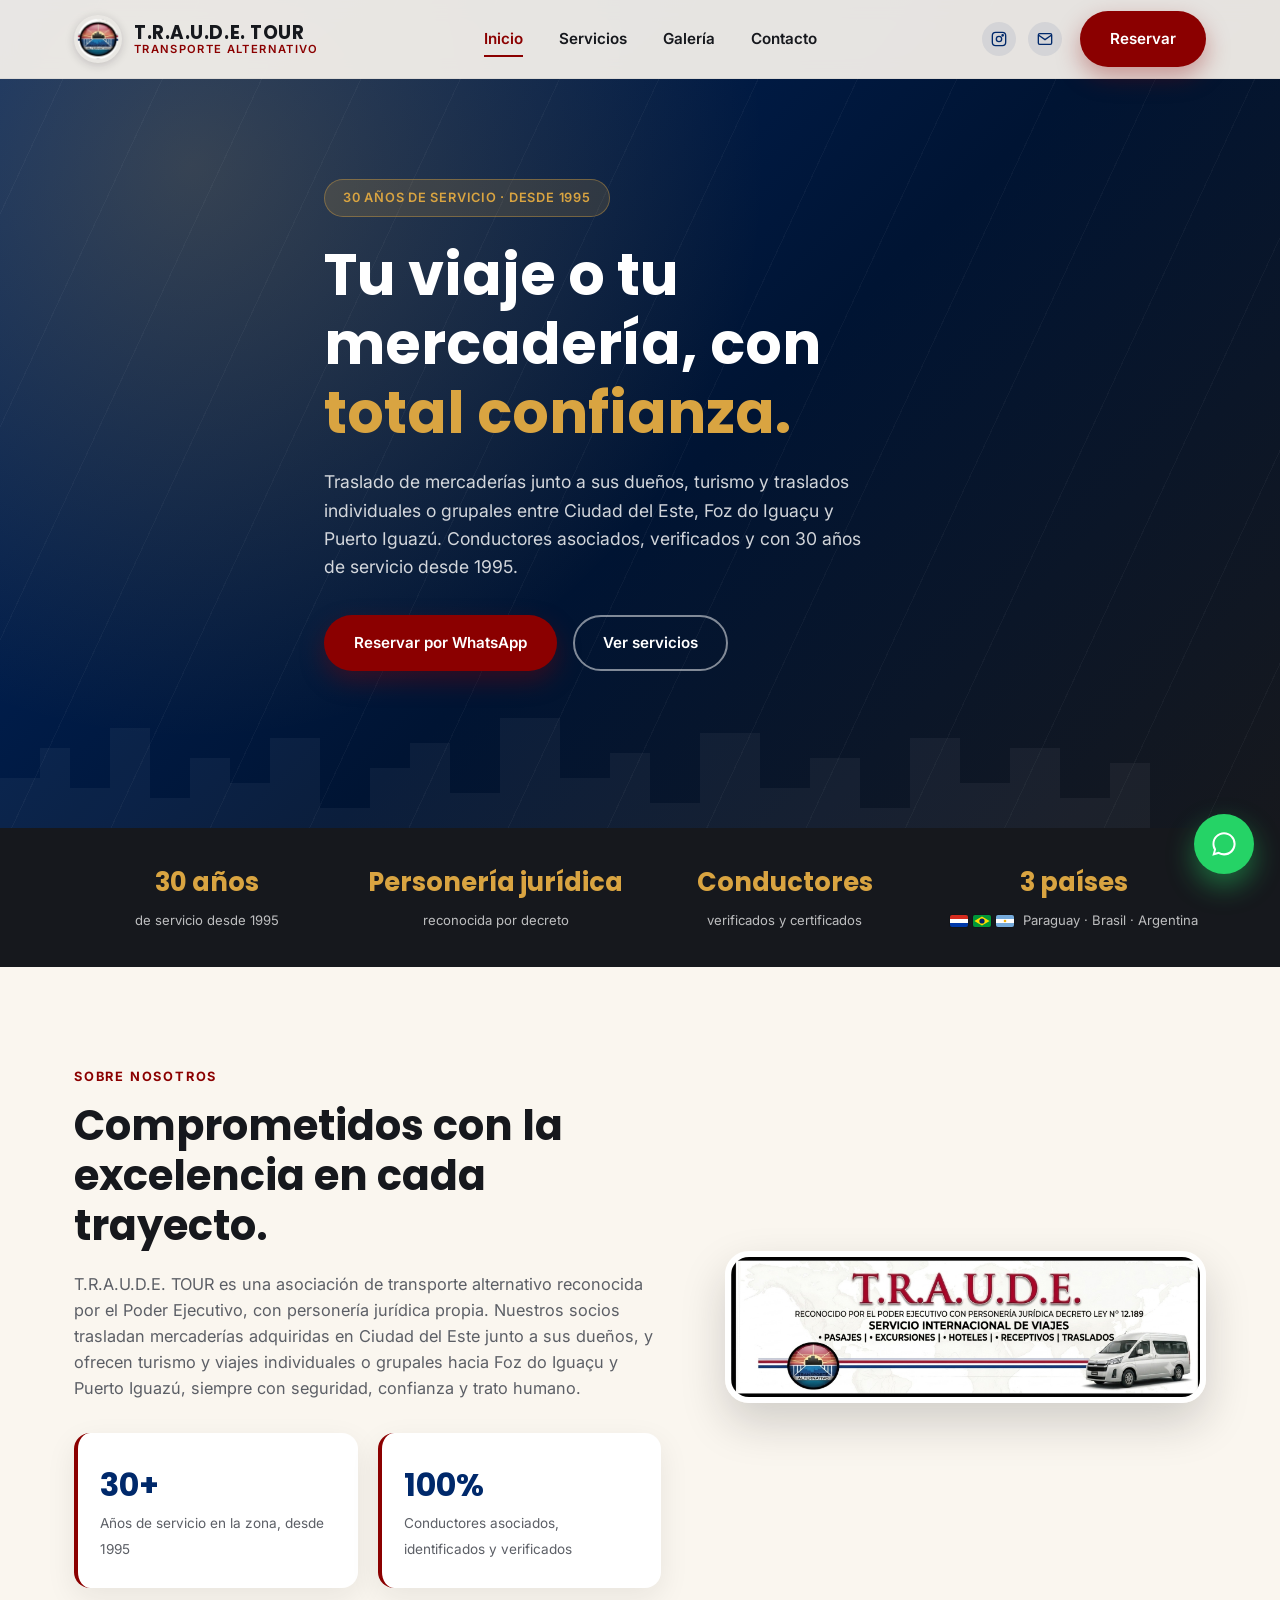
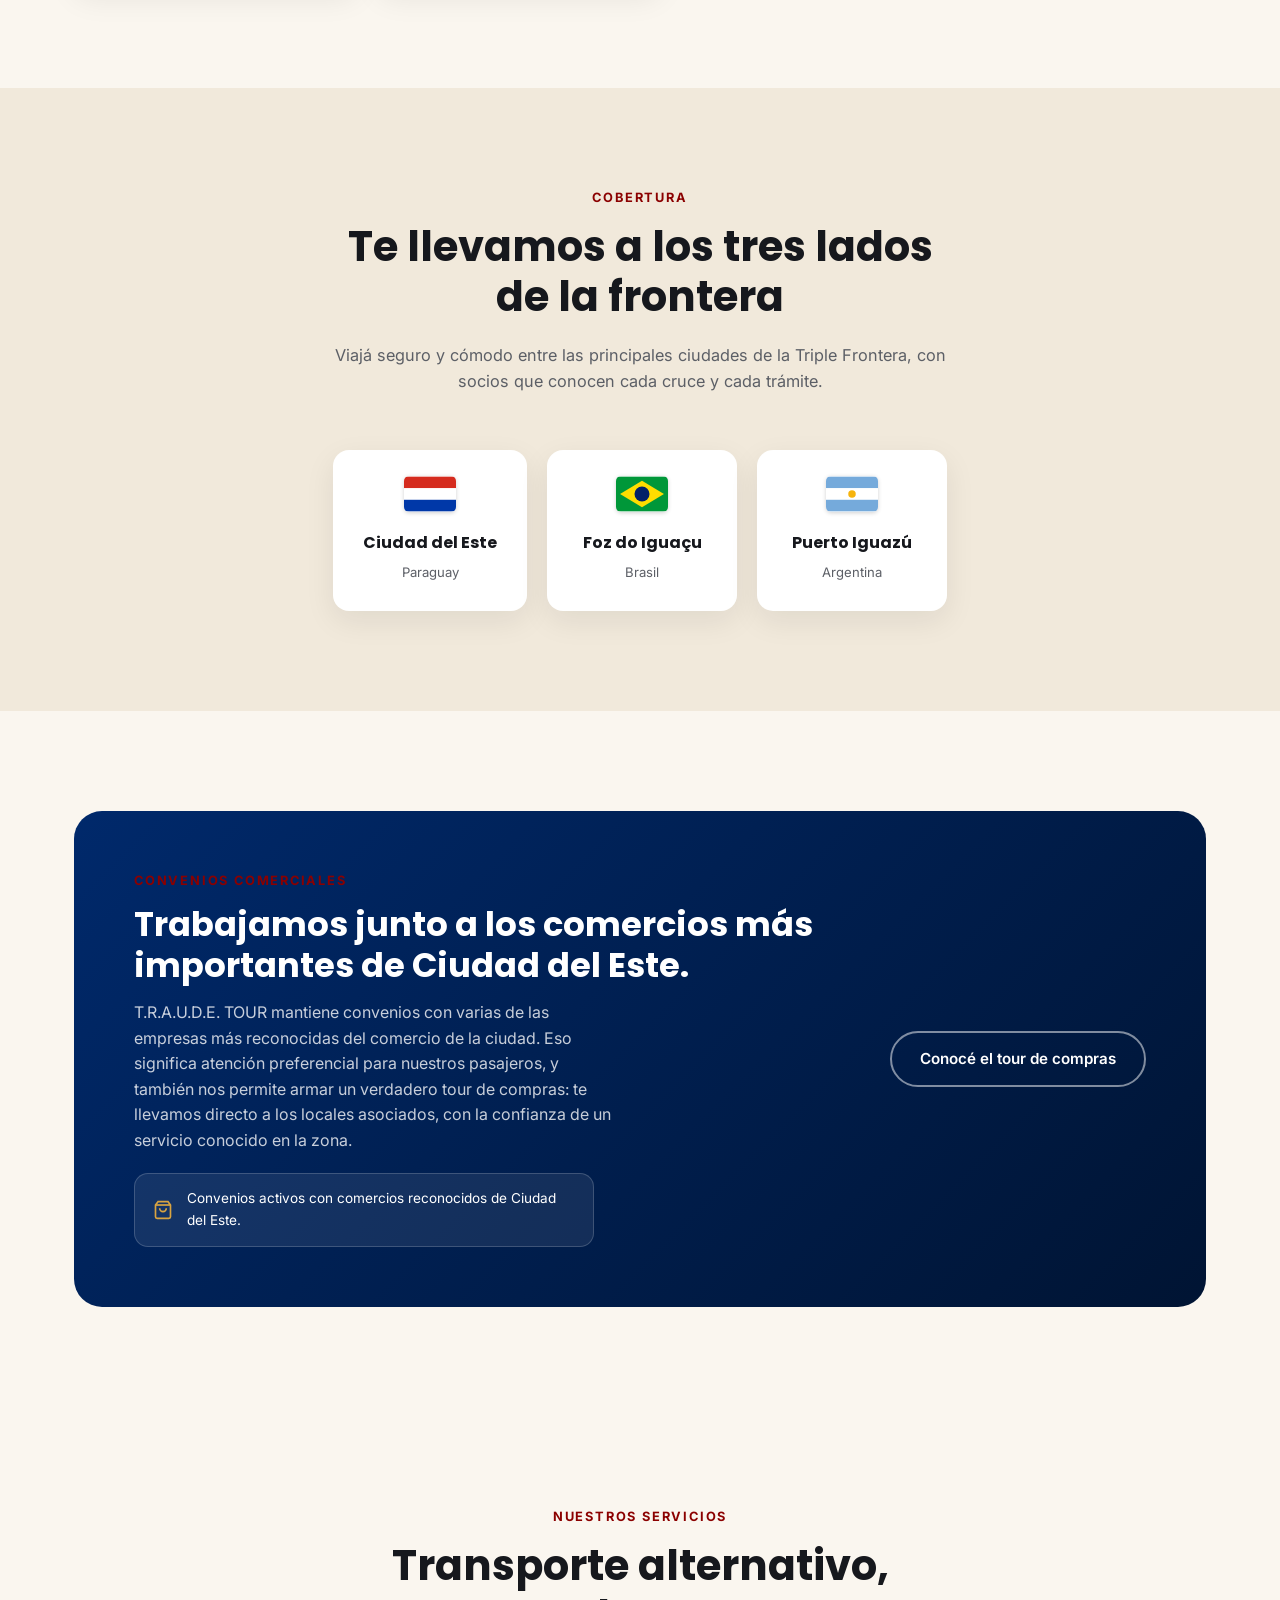
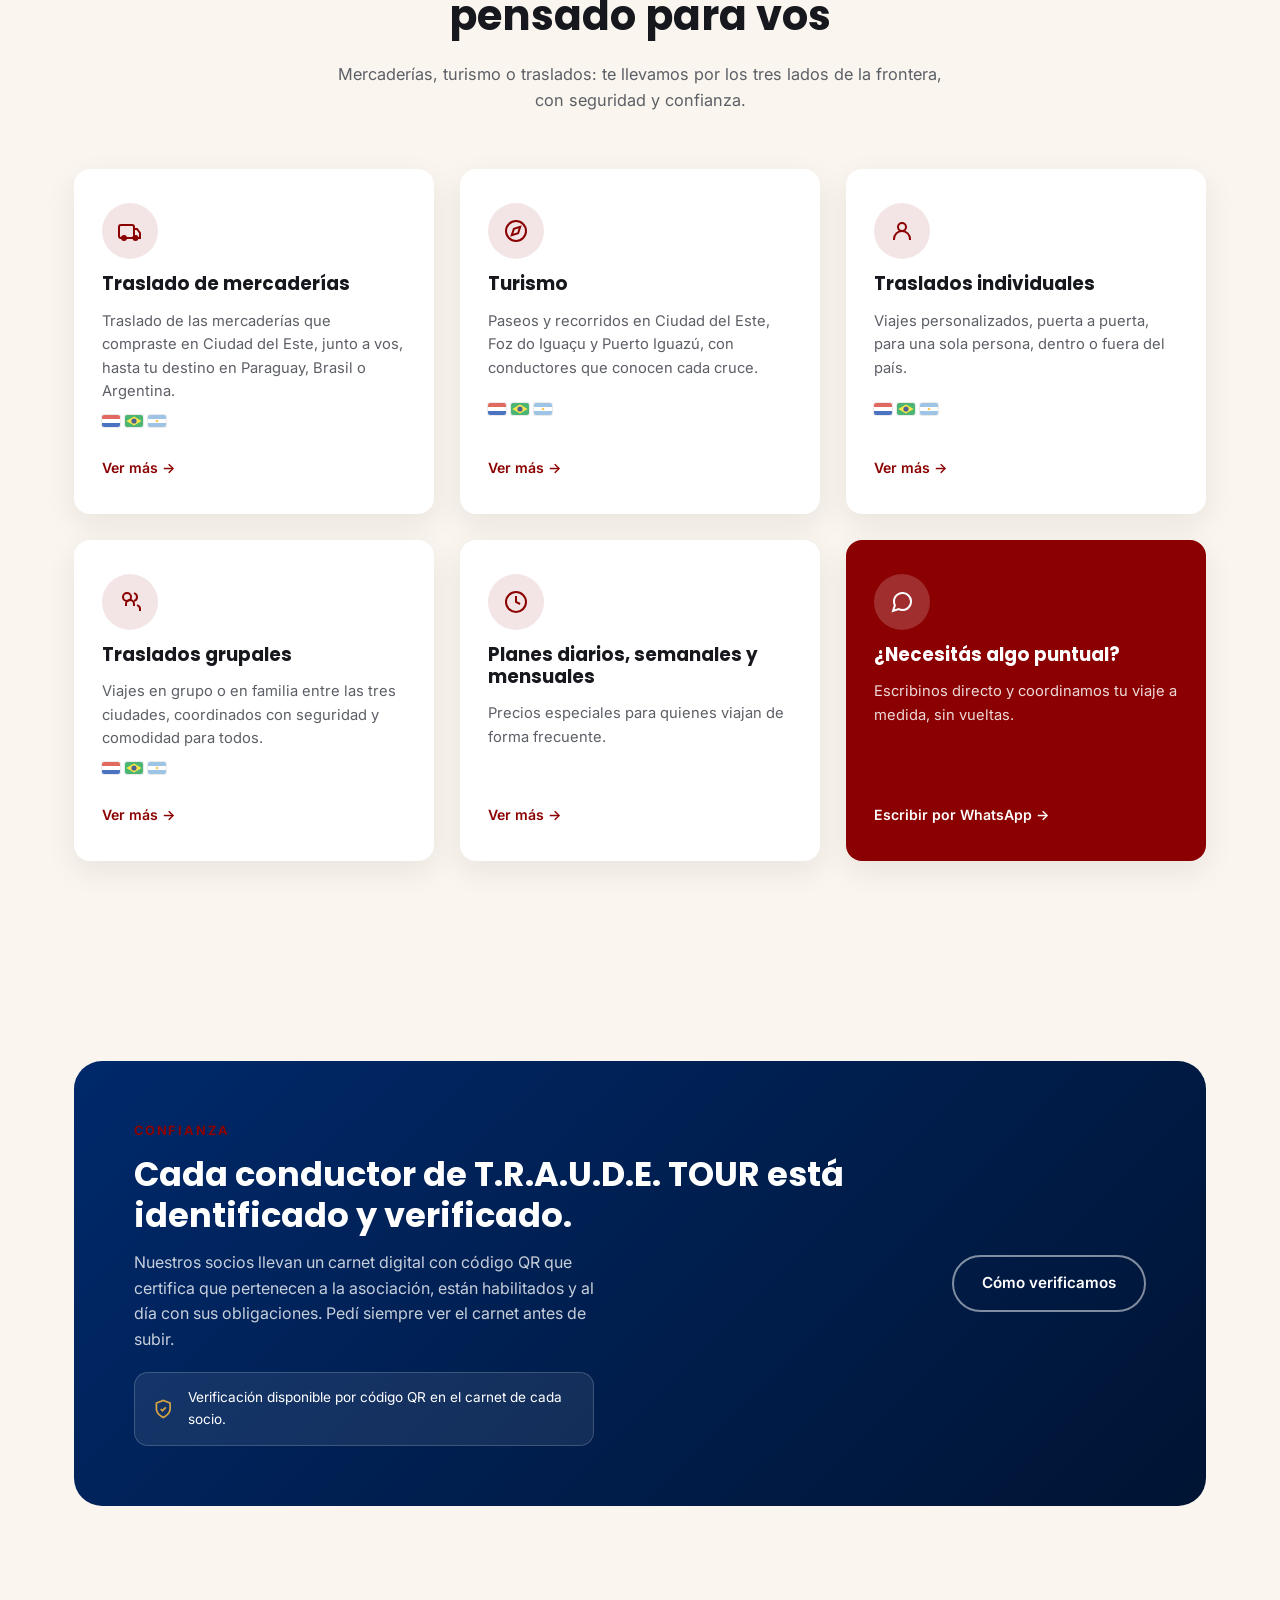
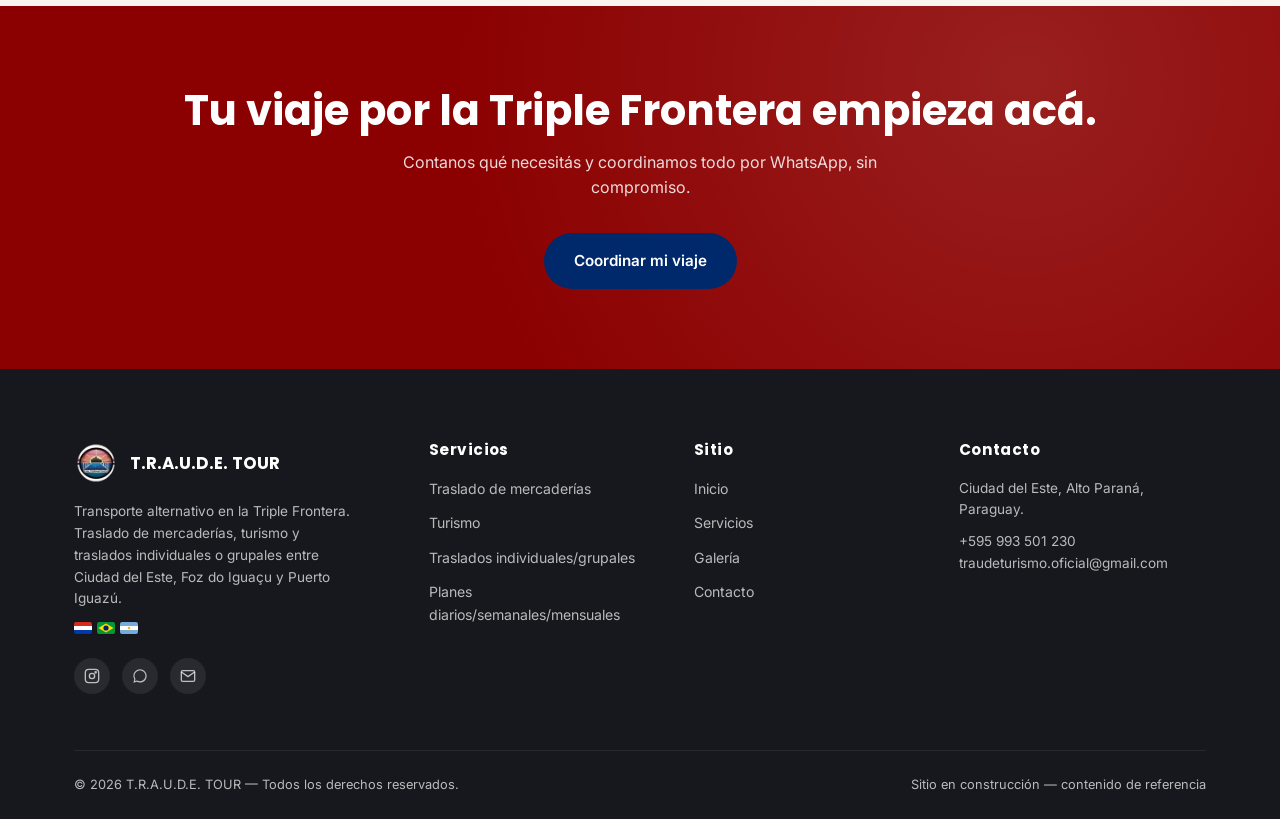
<file: index.html>
<!DOCTYPE html>
<html lang="es">
<head>
<meta charset="UTF-8" />
<meta name="viewport" content="width=device-width, initial-scale=1.0" />
<title>T.R.A.U.D.E. TOUR — Transporte Alternativo | Triple Frontera</title>
<meta name="description" content="T.R.A.U.D.E. TOUR — Transporte alternativo en la Triple Frontera. Traslado de mercaderías, turismo y traslados individuales o grupales entre Ciudad del Este, Foz do Iguaçu y Puerto Iguazú, con conductores verificados y 30 años de servicio desde 1995." />
<meta name="keywords" content="TRAUDE, T.R.A.U.D.E., TRAUDE TOUR, T.R.A.U.D.E. TOUR, viajes Triple Frontera, traslados Ciudad del Este, traslado de mercaderías, servicios de transporte, transporte alternativo, transporte Paraguay Brasil Argentina, turismo Triple Frontera, tour Foz do Iguaçu, tour Puerto Iguazú, tour Cataratas del Iguazú, tour Itaipú, Itaipú Binacional, cruce de frontera, Puente de la Amistad, compras Ciudad del Este, conductores verificados, transporte seguro Ciudad del Este, convenios comerciales Ciudad del Este, tour de compras Ciudad del Este, comercios asociados" />
<!-- Open Graph: mejora cómo se ve el link al compartirlo (WhatsApp, Facebook, Google) -->
<meta property="og:type" content="website" />
<meta property="og:site_name" content="T.R.A.U.D.E. TOUR" />
<meta property="og:title" content="T.R.A.U.D.E. TOUR — Transporte alternativo en la Triple Frontera" />
<meta property="og:description" content="Traslado de mercaderías, turismo y traslados individuales o grupales entre Ciudad del Este, Foz do Iguaçu y Puerto Iguazú." />
<meta property="og:image" content="assets/images/traude_banner.jpg" />
<meta property="og:locale" content="es_PY" />
<!-- TODO: cuando el sitio esté publicado, agregar acá <link rel="canonical"> y <meta property="og:url">
     con la URL real (GitHub Pages o dominio propio) -->
<link rel="icon" type="image/png" href="assets/images/traude_logo.png" />
<link rel="preconnect" href="https://fonts.googleapis.com" />
<link rel="preconnect" href="https://fonts.gstatic.com" crossorigin />
<link href="https://fonts.googleapis.com/css2?family=Inter:wght@400;500;600;700&family=Poppins:wght@600;700;800&display=swap" rel="stylesheet" />
<link rel="stylesheet" href="css/style.css" />
</head>
<body>

<!-- ===================== ENCABEZADO ===================== -->
<header class="encabezado">
  <div class="contenedor">
    <a href="index.html" class="marca">
      <img src="assets/images/traude_logo.png" alt="T.R.A.U.D.E. TOUR" />
      <div class="marca-texto">
        <strong>T.R.A.U.D.E. TOUR</strong>
        <span>Transporte Alternativo</span>
      </div>
    </a>

    <nav class="nav-principal">
      <a href="index.html" class="activo">Inicio</a>
      <a href="servicios.html">Servicios</a>
      <a href="galeria.html">Galería</a>
      <a href="contacto.html">Contacto</a>
    </nav>

    <div class="acciones-header">
      <div class="redes-header oculto-movil">
        <!-- TODO: reemplazar por el Instagram real -->
        <a href="https://instagram.com/traude.oficial" target="_blank" rel="noopener" aria-label="Instagram">
          <svg width="16" height="16" viewBox="0 0 24 24" fill="none" stroke="currentColor" stroke-width="2"><rect x="2" y="2" width="20" height="20" rx="5"/><circle cx="12" cy="12" r="4"/><circle cx="17.5" cy="6.5" r="1"/></svg>
        </a>
        <!-- TODO: reemplazar por el Gmail real -->
        <a href="mailto:traudeturismo.oficial@gmail.com" aria-label="Correo">
          <svg width="16" height="16" viewBox="0 0 24 24" fill="none" stroke="currentColor" stroke-width="2"><rect x="2" y="4" width="20" height="16" rx="2"/><path d="M2 6l10 7 10-7"/></svg>
        </a>
      </div>
      <!-- TODO: reemplazar por el WhatsApp real del presidente -->
      <a href="https://wa.me/595993501230?text=Hola%2C%20quiero%20reservar%20un%20traslado" target="_blank" rel="noopener" class="boton boton-primario">
        Reservar
      </a>
      <button class="boton-menu" aria-label="Abrir menú">
        <span></span><span></span><span></span>
      </button>
    </div>
  </div>
</header>

<!-- ===================== HERO ===================== -->
<section class="hero">
  <div class="contenedor hero-contenido">
    <span class="hero-etiqueta">30 años de servicio · Desde 1995</span>
    <h1>Tu viaje o tu mercadería, con <span>total confianza.</span></h1>
    <p>Traslado de mercaderías junto a sus dueños, turismo y traslados individuales o grupales entre Ciudad del Este, Foz do Iguaçu y Puerto Iguazú. Conductores asociados, verificados y con 30 años de servicio desde 1995.</p>
    <div class="hero-botones">
      <a href="https://wa.me/595993501230?text=Hola%2C%20quiero%20reservar%20un%20traslado" target="_blank" rel="noopener" class="boton boton-primario">
        Reservar por WhatsApp
      </a>
      <a href="servicios.html" class="boton boton-secundario">Ver servicios</a>
    </div>
  </div>

  <svg class="hero-skyline" viewBox="0 0 1200 140" preserveAspectRatio="none" xmlns="http://www.w3.org/2000/svg">
    <path d="M0,140 L0,90 L40,90 L40,60 L70,60 L70,100 L110,100 L110,40 L150,40 L150,110 L190,110 L190,70 L230,70 L230,95 L270,95 L270,50 L320,50 L320,120 L370,120 L370,80 L410,80 L410,55 L450,55 L450,105 L500,105 L500,30 L560,30 L560,90 L610,90 L610,65 L650,65 L650,115 L700,115 L700,45 L760,45 L760,100 L810,100 L810,70 L860,70 L860,120 L910,120 L910,50 L960,50 L960,95 L1010,95 L1010,60 L1060,60 L1060,110 L1110,110 L1110,75 L1150,75 L1150,140 Z" fill="rgba(255,255,255,0.05)"/>
  </svg>
</section>

<!-- ===================== FRANJA DE CONFIANZA ===================== -->
<div class="franja-confianza">
  <div class="contenedor">
    <div class="franja-item">
      <strong>30 años</strong>
      <span>de servicio desde 1995</span>
    </div>
    <div class="franja-item">
      <strong>Personería jurídica</strong>
      <span>reconocida por decreto</span>
    </div>
    <div class="franja-item">
      <strong>Conductores</strong>
      <span>verificados y certificados</span>
    </div>
    <div class="franja-item">
      <strong>3 países</strong>
      <span class="banderas">
        <svg width="18" height="12" viewBox="0 0 18 12" xmlns="http://www.w3.org/2000/svg" aria-label="Paraguay"><rect width="18" height="4" fill="#D52B1E"/><rect width="18" height="4" y="4" fill="#FFFFFF"/><rect width="18" height="4" y="8" fill="#0038A8"/></svg>
        <svg width="18" height="12" viewBox="0 0 18 12" xmlns="http://www.w3.org/2000/svg" aria-label="Brasil"><rect width="18" height="12" fill="#009739"/><polygon points="9,1.4 16.6,6 9,10.6 1.4,6" fill="#FEDD00"/><circle cx="9" cy="6" r="2.6" fill="#012169"/></svg>
        <svg width="18" height="12" viewBox="0 0 18 12" xmlns="http://www.w3.org/2000/svg" aria-label="Argentina"><rect width="18" height="4" fill="#75AADB"/><rect width="18" height="4" y="4" fill="#FFFFFF"/><rect width="18" height="4" y="8" fill="#75AADB"/><circle cx="9" cy="6" r="1.3" fill="#F6B40E"/></svg>
        <span style="margin-left:4px;">Paraguay · Brasil · Argentina</span>
      </span>
    </div>
  </div>
</div>

<!-- ===================== SOBRE NOSOTROS ===================== -->
<section class="seccion">
  <div class="contenedor grid-sobre">
    <div class="aparecer">
      <span class="etiqueta-seccion">Sobre nosotros</span>
      <h2 class="titulo-seccion">Comprometidos con la excelencia en cada trayecto.</h2>
      <p class="texto-seccion">T.R.A.U.D.E. TOUR es una asociación de transporte alternativo reconocida por el Poder Ejecutivo, con personería jurídica propia. Nuestros socios trasladan mercaderías adquiridas en Ciudad del Este junto a sus dueños, y ofrecen turismo y viajes individuales o grupales hacia Foz do Iguaçu y Puerto Iguazú, siempre con seguridad, confianza y trato humano.</p>

      <div class="sobre-cifras">
        <div class="cifra-card">
          <strong>30+</strong>
          <span>Años de servicio en la zona, desde 1995</span>
        </div>
        <div class="cifra-card">
          <strong>100%</strong>
          <span>Conductores asociados, identificados y verificados</span>
        </div>
      </div>
    </div>

    <div class="aparecer">
      <div class="marco-imagen">
        <img src="assets/images/traude_banner.jpg" alt="T.R.A.U.D.E. TOUR — servicio internacional de viajes" />
      </div>
    </div>
  </div>
</section>

<!-- ===================== TRIPLE FRONTERA ===================== -->
<section class="seccion cobertura">
  <div class="contenedor">
    <div class="encabezado-seccion centrado aparecer">
      <span class="etiqueta-seccion">Cobertura</span>
      <h2 class="titulo-seccion">Te llevamos a los tres lados de la frontera</h2>
      <p class="texto-seccion">Viajá seguro y cómodo entre las principales ciudades de la Triple Frontera, con socios que conocen cada cruce y cada trámite.</p>
    </div>

    <div class="mapa-paises aparecer">
      <div class="pais-card">
        <div class="bandera"><svg width="52" height="36" viewBox="0 0 18 12" xmlns="http://www.w3.org/2000/svg" aria-label="Paraguay"><rect width="18" height="4" fill="#D52B1E"/><rect width="18" height="4" y="4" fill="#FFFFFF"/><rect width="18" height="4" y="8" fill="#0038A8"/></svg></div>
        <strong>Ciudad del Este</strong>
        <span>Paraguay</span>
      </div>
      <div class="pais-card">
        <div class="bandera"><svg width="52" height="36" viewBox="0 0 18 12" xmlns="http://www.w3.org/2000/svg" aria-label="Brasil"><rect width="18" height="12" fill="#009739"/><polygon points="9,1.4 16.6,6 9,10.6 1.4,6" fill="#FEDD00"/><circle cx="9" cy="6" r="2.6" fill="#012169"/></svg></div>
        <strong>Foz do Iguaçu</strong>
        <span>Brasil</span>
      </div>
      <div class="pais-card">
        <div class="bandera"><svg width="52" height="36" viewBox="0 0 18 12" xmlns="http://www.w3.org/2000/svg" aria-label="Argentina"><rect width="18" height="4" fill="#75AADB"/><rect width="18" height="4" y="4" fill="#FFFFFF"/><rect width="18" height="4" y="8" fill="#75AADB"/><circle cx="9" cy="6" r="1.3" fill="#F6B40E"/></svg></div>
        <strong>Puerto Iguazú</strong>
        <span>Argentina</span>
      </div>
    </div>
  </div>
</section>

<!-- ===================== CONVENIOS COMERCIALES ===================== -->
<section class="seccion">
  <div class="contenedor">
    <div class="confianza aparecer">
      <div>
        <span class="etiqueta-seccion">Convenios comerciales</span>
        <h2>Trabajamos junto a los comercios más importantes de Ciudad del Este.</h2>
        <p>T.R.A.U.D.E. TOUR mantiene convenios con varias de las empresas más reconocidas del comercio de la ciudad. Eso significa atención preferencial para nuestros pasajeros, y también nos permite armar un verdadero tour de compras: te llevamos directo a los locales asociados, con la confianza de un servicio conocido en la zona.</p>
        <div class="confianza-sello">
          <svg width="22" height="22" viewBox="0 0 24 24" fill="none" stroke="#d9a441" stroke-width="2"><path d="M6 2 3 6v14a2 2 0 0 0 2 2h14a2 2 0 0 0 2-2V6l-3-4Z"/><path d="M3 6h18"/><path d="M16 10a4 4 0 0 1-8 0"/></svg>
          <span>Convenios activos con comercios reconocidos de Ciudad del Este.</span>
        </div>
      </div>
      <a href="https://wa.me/595993501230?text=Hola%2C%20quiero%20informaci%C3%B3n%20sobre%20el%20tour%20de%20compras%20con%20comercios%20asociados" target="_blank" rel="noopener" class="boton boton-secundario">
        Conocé el tour de compras
      </a>
    </div>
  </div>
</section>

<!-- ===================== SERVICIOS (resumen) ===================== -->
<section class="seccion">
  <div class="contenedor">
    <div class="encabezado-seccion centrado aparecer">
      <span class="etiqueta-seccion">Nuestros servicios</span>
      <h2 class="titulo-seccion">Transporte alternativo, pensado para vos</h2>
      <p class="texto-seccion">Mercaderías, turismo o traslados: te llevamos por los tres lados de la frontera, con seguridad y confianza.</p>
    </div>

    <div class="grid-servicios aparecer">
      <div class="servicio-card">
        <div class="icono-servicio">
          <svg width="24" height="24" viewBox="0 0 24 24" fill="none" stroke="currentColor" stroke-width="2"><rect x="1" y="6" width="15" height="13" rx="2"/><path d="M16 10h3l3 4v5h-6"/><circle cx="6" cy="19" r="2"/><circle cx="17.5" cy="19" r="2"/></svg>
        </div>
        <h3>Traslado de mercaderías</h3>
        <p>Traslado de las mercaderías que compraste en Ciudad del Este, junto a vos, hasta tu destino en Paraguay, Brasil o Argentina.</p>
        <p style="font-size:0.85rem; opacity:0.7; margin-top:-8px; margin-bottom:12px;"><span class="banderas"><svg width="18" height="12" viewBox="0 0 18 12" xmlns="http://www.w3.org/2000/svg" aria-label="Paraguay"><rect width="18" height="4" fill="#D52B1E"/><rect width="18" height="4" y="4" fill="#FFFFFF"/><rect width="18" height="4" y="8" fill="#0038A8"/></svg><svg width="18" height="12" viewBox="0 0 18 12" xmlns="http://www.w3.org/2000/svg" aria-label="Brasil"><rect width="18" height="12" fill="#009739"/><polygon points="9,1.4 16.6,6 9,10.6 1.4,6" fill="#FEDD00"/><circle cx="9" cy="6" r="2.6" fill="#012169"/></svg><svg width="18" height="12" viewBox="0 0 18 12" xmlns="http://www.w3.org/2000/svg" aria-label="Argentina"><rect width="18" height="4" fill="#75AADB"/><rect width="18" height="4" y="4" fill="#FFFFFF"/><rect width="18" height="4" y="8" fill="#75AADB"/><circle cx="9" cy="6" r="1.3" fill="#F6B40E"/></svg></span></p>
        <a class="enlace-servicio" href="servicios.html">Ver más →</a>
      </div>

      <div class="servicio-card">
        <div class="icono-servicio">
          <svg width="24" height="24" viewBox="0 0 24 24" fill="none" stroke="currentColor" stroke-width="2"><circle cx="12" cy="12" r="10"/><polygon points="16.24 7.76 14.12 14.12 7.76 16.24 9.88 9.88 16.24 7.76"/></svg>
        </div>
        <h3>Turismo</h3>
        <p>Paseos y recorridos en Ciudad del Este, Foz do Iguaçu y Puerto Iguazú, con conductores que conocen cada cruce.</p>
        <p style="font-size:0.85rem; opacity:0.7; margin-top:-8px; margin-bottom:12px;"><span class="banderas"><svg width="18" height="12" viewBox="0 0 18 12" xmlns="http://www.w3.org/2000/svg" aria-label="Paraguay"><rect width="18" height="4" fill="#D52B1E"/><rect width="18" height="4" y="4" fill="#FFFFFF"/><rect width="18" height="4" y="8" fill="#0038A8"/></svg><svg width="18" height="12" viewBox="0 0 18 12" xmlns="http://www.w3.org/2000/svg" aria-label="Brasil"><rect width="18" height="12" fill="#009739"/><polygon points="9,1.4 16.6,6 9,10.6 1.4,6" fill="#FEDD00"/><circle cx="9" cy="6" r="2.6" fill="#012169"/></svg><svg width="18" height="12" viewBox="0 0 18 12" xmlns="http://www.w3.org/2000/svg" aria-label="Argentina"><rect width="18" height="4" fill="#75AADB"/><rect width="18" height="4" y="4" fill="#FFFFFF"/><rect width="18" height="4" y="8" fill="#75AADB"/><circle cx="9" cy="6" r="1.3" fill="#F6B40E"/></svg></span></p>
        <a class="enlace-servicio" href="servicios.html">Ver más →</a>
      </div>

      <div class="servicio-card">
        <div class="icono-servicio">
          <svg width="24" height="24" viewBox="0 0 24 24" fill="none" stroke="currentColor" stroke-width="2"><circle cx="12" cy="8" r="4"/><path d="M4 21v-1a8 8 0 0 1 16 0v1"/></svg>
        </div>
        <h3>Traslados individuales</h3>
        <p>Viajes personalizados, puerta a puerta, para una sola persona, dentro o fuera del país.</p>
        <p style="font-size:0.85rem; opacity:0.7; margin-top:-8px; margin-bottom:12px;"><span class="banderas"><svg width="18" height="12" viewBox="0 0 18 12" xmlns="http://www.w3.org/2000/svg" aria-label="Paraguay"><rect width="18" height="4" fill="#D52B1E"/><rect width="18" height="4" y="4" fill="#FFFFFF"/><rect width="18" height="4" y="8" fill="#0038A8"/></svg><svg width="18" height="12" viewBox="0 0 18 12" xmlns="http://www.w3.org/2000/svg" aria-label="Brasil"><rect width="18" height="12" fill="#009739"/><polygon points="9,1.4 16.6,6 9,10.6 1.4,6" fill="#FEDD00"/><circle cx="9" cy="6" r="2.6" fill="#012169"/></svg><svg width="18" height="12" viewBox="0 0 18 12" xmlns="http://www.w3.org/2000/svg" aria-label="Argentina"><rect width="18" height="4" fill="#75AADB"/><rect width="18" height="4" y="4" fill="#FFFFFF"/><rect width="18" height="4" y="8" fill="#75AADB"/><circle cx="9" cy="6" r="1.3" fill="#F6B40E"/></svg></span></p>
        <a class="enlace-servicio" href="servicios.html">Ver más →</a>
      </div>

      <div class="servicio-card">
        <div class="icono-servicio">
          <svg width="24" height="24" viewBox="0 0 24 24" fill="none" stroke="currentColor" stroke-width="2"><path d="M16 16v-2a4 4 0 0 0-8 0v2"/><circle cx="9" cy="7" r="4"/><path d="M22 21v-2a4 4 0 0 0-3-3.87"/><path d="M16 3.13a4 4 0 0 1 0 7.75"/></svg>
        </div>
        <h3>Traslados grupales</h3>
        <p>Viajes en grupo o en familia entre las tres ciudades, coordinados con seguridad y comodidad para todos.</p>
        <p style="font-size:0.85rem; opacity:0.7; margin-top:-8px; margin-bottom:12px;"><span class="banderas"><svg width="18" height="12" viewBox="0 0 18 12" xmlns="http://www.w3.org/2000/svg" aria-label="Paraguay"><rect width="18" height="4" fill="#D52B1E"/><rect width="18" height="4" y="4" fill="#FFFFFF"/><rect width="18" height="4" y="8" fill="#0038A8"/></svg><svg width="18" height="12" viewBox="0 0 18 12" xmlns="http://www.w3.org/2000/svg" aria-label="Brasil"><rect width="18" height="12" fill="#009739"/><polygon points="9,1.4 16.6,6 9,10.6 1.4,6" fill="#FEDD00"/><circle cx="9" cy="6" r="2.6" fill="#012169"/></svg><svg width="18" height="12" viewBox="0 0 18 12" xmlns="http://www.w3.org/2000/svg" aria-label="Argentina"><rect width="18" height="4" fill="#75AADB"/><rect width="18" height="4" y="4" fill="#FFFFFF"/><rect width="18" height="4" y="8" fill="#75AADB"/><circle cx="9" cy="6" r="1.3" fill="#F6B40E"/></svg></span></p>
        <a class="enlace-servicio" href="servicios.html">Ver más →</a>
      </div>

      <div class="servicio-card">
        <div class="icono-servicio">
          <svg width="24" height="24" viewBox="0 0 24 24" fill="none" stroke="currentColor" stroke-width="2"><circle cx="12" cy="12" r="10"/><polyline points="12 6 12 12 16 14"/></svg>
        </div>
        <h3>Planes diarios, semanales y mensuales</h3>
        <p>Precios especiales para quienes viajan de forma frecuente.</p>
        <a class="enlace-servicio" href="servicios.html">Ver más →</a>
      </div>

      <div class="servicio-card" style="background: var(--rojo); color: #fff;">
        <div class="icono-servicio" style="background: rgba(255,255,255,0.18); color: #fff;">
          <svg width="24" height="24" viewBox="0 0 24 24" fill="none" stroke="currentColor" stroke-width="2"><path d="M21 11.5a8.38 8.38 0 0 1-.9 3.8 8.5 8.5 0 0 1-7.6 4.7 8.38 8.38 0 0 1-3.8-.9L3 21l1.9-5.7a8.38 8.38 0 0 1-.9-3.8 8.5 8.5 0 0 1 4.7-7.6 8.38 8.38 0 0 1 3.8-.9h.5a8.48 8.48 0 0 1 8 8v.5z"/></svg>
        </div>
        <h3 style="color:#fff;">¿Necesitás algo puntual?</h3>
        <p style="color: rgba(255,255,255,0.85);">Escribinos directo y coordinamos tu viaje a medida, sin vueltas.</p>
        <a class="enlace-servicio" style="color:#fff;" href="https://wa.me/595993501230" target="_blank" rel="noopener">Escribir por WhatsApp →</a>
      </div>
    </div>
  </div>
</section>

<!-- ===================== CONFIANZA / CARNET ===================== -->
<section class="seccion">
  <div class="contenedor">
    <div class="confianza aparecer">
      <div>
        <span class="etiqueta-seccion">Confianza</span>
        <h2>Cada conductor de T.R.A.U.D.E. TOUR está identificado y verificado.</h2>
        <p>Nuestros socios llevan un carnet digital con código QR que certifica que pertenecen a la asociación, están habilitados y al día con sus obligaciones. Pedí siempre ver el carnet antes de subir.</p>
        <div class="confianza-sello">
          <svg width="22" height="22" viewBox="0 0 24 24" fill="none" stroke="#d9a441" stroke-width="2"><path d="M12 22s8-4 8-10V5l-8-3-8 3v7c0 6 8 10 8 10z"/><path d="M9 12l2 2 4-4"/></svg>
          <span>Verificación disponible por código QR en el carnet de cada socio.</span>
        </div>
      </div>
      <a href="verificar-carnet.html" class="boton boton-secundario">
        Cómo verificamos
      </a>
    </div>
  </div>
</section>

<!-- ===================== CTA FINAL ===================== -->
<section class="cta-banner">
  <div class="contenedor">
    <h2>Tu viaje por la Triple Frontera empieza acá.</h2>
    <p>Contanos qué necesitás y coordinamos todo por WhatsApp, sin compromiso.</p>
    <a href="https://wa.me/595993501230?text=Hola%2C%20quiero%20coordinar%20un%20viaje" target="_blank" rel="noopener" class="boton boton-oscuro">
      Coordinar mi viaje
    </a>
  </div>
</section>

<!-- ===================== PIE DE PÁGINA ===================== -->
<footer class="pie">
  <div class="contenedor">
    <div class="grid-pie">
      <div>
        <div class="pie-marca">
          <img src="assets/images/traude_logo.png" alt="T.R.A.U.D.E. TOUR" />
          <strong>T.R.A.U.D.E. TOUR</strong>
        </div>
        <p style="font-size:0.85rem; max-width: 280px;">Transporte alternativo en la Triple Frontera. Traslado de mercaderías, turismo y traslados individuales o grupales entre Ciudad del Este, Foz do Iguaçu y Puerto Iguazú.</p>
        <p style="font-size:1rem; margin: 4px 0 12px;"><span class="banderas"><svg width="18" height="12" viewBox="0 0 18 12" xmlns="http://www.w3.org/2000/svg" aria-label="Paraguay"><rect width="18" height="4" fill="#D52B1E"/><rect width="18" height="4" y="4" fill="#FFFFFF"/><rect width="18" height="4" y="8" fill="#0038A8"/></svg><svg width="18" height="12" viewBox="0 0 18 12" xmlns="http://www.w3.org/2000/svg" aria-label="Brasil"><rect width="18" height="12" fill="#009739"/><polygon points="9,1.4 16.6,6 9,10.6 1.4,6" fill="#FEDD00"/><circle cx="9" cy="6" r="2.6" fill="#012169"/></svg><svg width="18" height="12" viewBox="0 0 18 12" xmlns="http://www.w3.org/2000/svg" aria-label="Argentina"><rect width="18" height="4" fill="#75AADB"/><rect width="18" height="4" y="4" fill="#FFFFFF"/><rect width="18" height="4" y="8" fill="#75AADB"/><circle cx="9" cy="6" r="1.3" fill="#F6B40E"/></svg></span></p>
        <div class="pie-redes">
          <!-- TODO: reemplazar por Instagram real -->
          <a href="https://instagram.com/traude.oficial" target="_blank" rel="noopener" aria-label="Instagram">
            <svg width="16" height="16" viewBox="0 0 24 24" fill="none" stroke="currentColor" stroke-width="2"><rect x="2" y="2" width="20" height="20" rx="5"/><circle cx="12" cy="12" r="4"/><circle cx="17.5" cy="6.5" r="1"/></svg>
          </a>
          <!-- TODO: reemplazar por WhatsApp real -->
          <a href="https://wa.me/595993501230" target="_blank" rel="noopener" aria-label="WhatsApp">
            <svg width="16" height="16" viewBox="0 0 24 24" fill="currentColor"><path d="M12.04 2C6.58 2 2.13 6.45 2.13 11.91c0 1.75.46 3.45 1.32 4.95L2 22l5.29-1.39a9.9 9.9 0 0 0 4.75 1.21h.01c5.46 0 9.9-4.45 9.9-9.91C21.96 6.45 17.51 2 12.04 2zm0 18.03h-.01a8.2 8.2 0 0 1-4.19-1.15l-.3-.18-3.14.82.84-3.06-.19-.31a8.16 8.16 0 0 1-1.26-4.35c0-4.52 3.68-8.19 8.2-8.19 2.19 0 4.25.85 5.8 2.4a8.14 8.14 0 0 1 2.4 5.8c0 4.52-3.68 8.2-8.15 8.2z"/></svg>
          </a>
          <!-- TODO: reemplazar por Gmail real -->
          <a href="mailto:traudeturismo.oficial@gmail.com" aria-label="Correo">
            <svg width="16" height="16" viewBox="0 0 24 24" fill="none" stroke="currentColor" stroke-width="2"><rect x="2" y="4" width="20" height="16" rx="2"/><path d="M2 6l10 7 10-7"/></svg>
          </a>
        </div>
      </div>

      <div>
        <h4>Servicios</h4>
        <ul>
          <li><a href="https://wa.me/595993501230?text=Hola%2C%20quiero%20informaci%C3%B3n%20sobre%20Traslado%20de%20mercader%C3%ADas" target="_blank" rel="noopener">Traslado de mercaderías</a></li>
          <li><a href="https://wa.me/595993501230?text=Hola%2C%20quiero%20informaci%C3%B3n%20sobre%20Turismo" target="_blank" rel="noopener">Turismo</a></li>
          <li><a href="https://wa.me/595993501230?text=Hola%2C%20quiero%20informaci%C3%B3n%20sobre%20Traslados%20individuales%20o%20grupales" target="_blank" rel="noopener">Traslados individuales/grupales</a></li>
          <li><a href="https://wa.me/595993501230?text=Hola%2C%20quiero%20informaci%C3%B3n%20sobre%20planes%20diarios%2C%20semanales%20o%20mensuales" target="_blank" rel="noopener">Planes diarios/semanales/mensuales</a></li>
        </ul>
      </div>

      <div>
        <h4>Sitio</h4>
        <ul>
          <li><a href="index.html">Inicio</a></li>
          <li><a href="servicios.html">Servicios</a></li>
          <li><a href="galeria.html">Galería</a></li>
          <li><a href="contacto.html">Contacto</a></li>
        </ul>
      </div>

      <div>
        <h4>Contacto</h4>
        <!-- TODO: reemplazar dirección real -->
        <p style="font-size:0.85rem; margin-bottom:10px;">Ciudad del Este, Alto Paraná, Paraguay.</p>
        <!-- TODO: reemplazar teléfono real -->
        <p style="font-size:0.85rem;">+595 993 501 230</p>
        <p style="font-size:0.85rem;">traudeturismo.oficial@gmail.com</p>
      </div>
    </div>

    <div class="pie-inferior">
      <span>© 2026 T.R.A.U.D.E. TOUR — Todos los derechos reservados.</span>
      <span>Sitio en construcción — contenido de referencia</span>
    </div>
  </div>
</footer>

<!-- ===================== WHATSAPP FLOTANTE ===================== -->
<a href="https://wa.me/595993501230" target="_blank" rel="noopener" class="whatsapp-flotante" aria-label="WhatsApp">
  <svg width="28" height="28" viewBox="0 0 24 24" fill="currentColor"><path d="M12.04 2C6.58 2 2.13 6.45 2.13 11.91c0 1.75.46 3.45 1.32 4.95L2 22l5.29-1.39a9.9 9.9 0 0 0 4.75 1.21h.01c5.46 0 9.9-4.45 9.9-9.91C21.96 6.45 17.51 2 12.04 2zm0 18.03h-.01a8.2 8.2 0 0 1-4.19-1.15l-.3-.18-3.14.82.84-3.06-.19-.31a8.16 8.16 0 0 1-1.26-4.35c0-4.52 3.68-8.19 8.2-8.19 2.19 0 4.25.85 5.8 2.4a8.14 8.14 0 0 1 2.4 5.8c0 4.52-3.68 8.2-8.15 8.2z"/></svg>
</a>

<script src="js/main.js"></script>
</body>
</html>
</file>
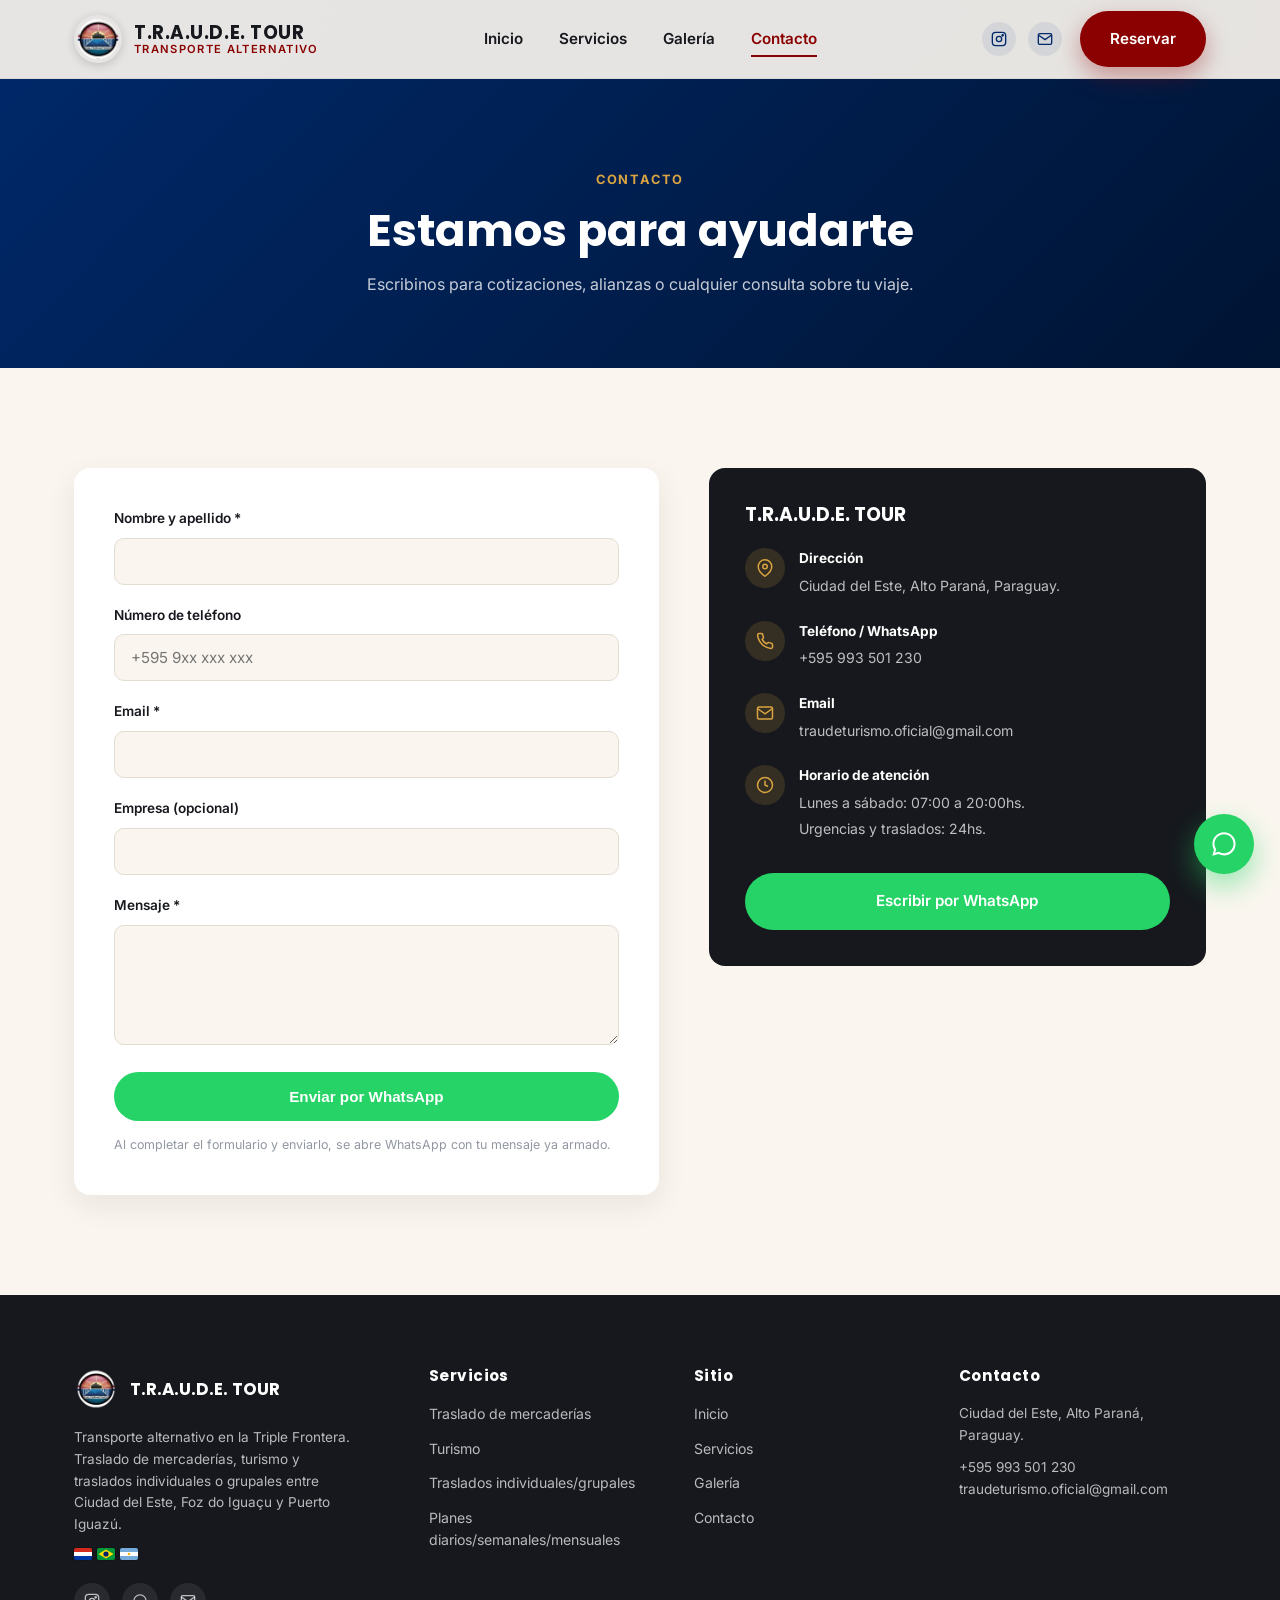
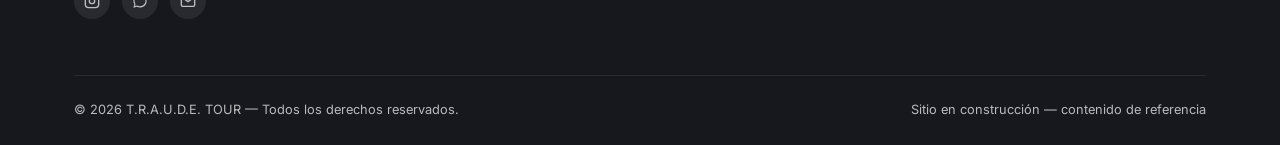
<file: contacto.html>
<!DOCTYPE html>
<html lang="es">
<head>
<meta charset="UTF-8" />
<meta name="viewport" content="width=device-width, initial-scale=1.0" />
<title>Contacto — T.R.A.U.D.E. TOUR</title>
<meta name="description" content="Contactá a T.R.A.U.D.E. TOUR para cotizaciones, alianzas o consultas sobre transporte en la Triple Frontera." />
<meta name="keywords" content="TRAUDE, TRAUDE TOUR, contacto, WhatsApp traslados Ciudad del Este, reservar traslado, viajes Triple Frontera, servicios de transporte, tour Foz do Iguaçu, tour Puerto Iguazú, tour Cataratas del Iguazú, tour Itaipú, transporte alternativo contacto" />
<meta property="og:type" content="website" />
<meta property="og:site_name" content="T.R.A.U.D.E. TOUR" />
<meta property="og:title" content="Contacto — T.R.A.U.D.E. TOUR" />
<meta property="og:description" content="Escribinos para cotizaciones, alianzas o cualquier consulta sobre tu viaje." />
<meta property="og:image" content="assets/images/traude_banner.jpg" />
<meta property="og:locale" content="es_PY" />
<link rel="icon" type="image/png" href="assets/images/traude_logo.png" />
<link rel="preconnect" href="https://fonts.googleapis.com" />
<link rel="preconnect" href="https://fonts.gstatic.com" crossorigin />
<link href="https://fonts.googleapis.com/css2?family=Inter:wght@400;500;600;700&family=Poppins:wght@600;700;800&display=swap" rel="stylesheet" />
<link rel="stylesheet" href="css/style.css" />
</head>
<body>

<header class="encabezado">
  <div class="contenedor">
    <a href="index.html" class="marca">
      <img src="assets/images/traude_logo.png" alt="T.R.A.U.D.E. TOUR" />
      <div class="marca-texto">
        <strong>T.R.A.U.D.E. TOUR</strong>
        <span>Transporte Alternativo</span>
      </div>
    </a>

    <nav class="nav-principal">
      <a href="index.html">Inicio</a>
      <a href="servicios.html">Servicios</a>
      <a href="galeria.html">Galería</a>
      <a href="contacto.html" class="activo">Contacto</a>
    </nav>

    <div class="acciones-header">
      <div class="redes-header oculto-movil">
        <a href="https://instagram.com/traude.oficial" target="_blank" rel="noopener" aria-label="Instagram">
          <svg width="16" height="16" viewBox="0 0 24 24" fill="none" stroke="currentColor" stroke-width="2"><rect x="2" y="2" width="20" height="20" rx="5"/><circle cx="12" cy="12" r="4"/><circle cx="17.5" cy="6.5" r="1"/></svg>
        </a>
        <a href="mailto:traudeturismo.oficial@gmail.com" aria-label="Correo">
          <svg width="16" height="16" viewBox="0 0 24 24" fill="none" stroke="currentColor" stroke-width="2"><rect x="2" y="4" width="20" height="16" rx="2"/><path d="M2 6l10 7 10-7"/></svg>
        </a>
      </div>
      <a href="https://wa.me/595993501230?text=Hola%2C%20quiero%20reservar%20un%20traslado" target="_blank" rel="noopener" class="boton boton-primario">
        Reservar
      </a>
      <button class="boton-menu" aria-label="Abrir menú">
        <span></span><span></span><span></span>
      </button>
    </div>
  </div>
</header>

<div class="encabezado-pagina">
  <div class="contenedor">
    <span class="etiqueta-seccion">Contacto</span>
    <h1>Estamos para ayudarte</h1>
    <p>Escribinos para cotizaciones, alianzas o cualquier consulta sobre tu viaje.</p>
  </div>
</div>

<section class="seccion">
  <div class="contenedor grid-contacto">

    <div class="aparecer">
      <form class="formulario" id="formulario-contacto">
        <!-- El formulario no manda correo: al completarlo y enviarlo, arma un mensaje
             con todos los datos y abre WhatsApp (número del presidente de asociación)
             con ese mensaje ya cargado, listo para mandar. -->

        <div class="campo">
          <label for="nombre">Nombre y apellido *</label>
          <input type="text" id="nombre" name="nombre" required />
        </div>
        <div class="campo">
          <label for="telefono">Número de teléfono</label>
          <input type="tel" id="telefono" name="telefono" placeholder="+595 9xx xxx xxx" />
        </div>
        <div class="campo">
          <label for="email">Email *</label>
          <input type="email" id="email" name="email" required />
        </div>
        <div class="campo">
          <label for="empresa">Empresa (opcional)</label>
          <input type="text" id="empresa" name="empresa" />
        </div>
        <div class="campo">
          <label for="mensaje">Mensaje *</label>
          <textarea id="mensaje" name="mensaje" required></textarea>
        </div>
        <button type="submit" class="boton boton-whatsapp" style="width:100%; justify-content:center;">
          Enviar por WhatsApp
        </button>
        <p class="nota-formulario" id="formulario-estado">Al completar el formulario y enviarlo, se abre WhatsApp con tu mensaje ya armado.</p>
      </form>
    </div>

    <div class="aparecer">
      <div class="tarjeta-contacto">
        <h3>T.R.A.U.D.E. TOUR</h3>

        <div class="dato-contacto">
          <div class="icono">
            <svg width="18" height="18" viewBox="0 0 24 24" fill="none" stroke="currentColor" stroke-width="2"><path d="M21 10c0 7-9 13-9 13s-9-6-9-13a9 9 0 0 1 18 0z"/><circle cx="12" cy="10" r="3"/></svg>
          </div>
          <div>
            <strong>Dirección</strong>
            <!-- TODO: reemplazar por la dirección real -->
            <span>Ciudad del Este, Alto Paraná, Paraguay.</span>
          </div>
        </div>

        <div class="dato-contacto">
          <div class="icono">
            <svg width="18" height="18" viewBox="0 0 24 24" fill="none" stroke="currentColor" stroke-width="2"><path d="M22 16.92v3a2 2 0 0 1-2.18 2 19.79 19.79 0 0 1-8.63-3.07 19.5 19.5 0 0 1-6-6 19.79 19.79 0 0 1-3.07-8.67A2 2 0 0 1 4.11 2h3a2 2 0 0 1 2 1.72c.127.96.361 1.903.7 2.81a2 2 0 0 1-.45 2.11L8.09 9.91a16 16 0 0 0 6 6l1.27-1.27a2 2 0 0 1 2.11-.45c.907.339 1.85.573 2.81.7A2 2 0 0 1 22 16.92z"/></svg>
          </div>
          <div>
            <strong>Teléfono / WhatsApp</strong>
            <!-- TODO: reemplazar por el número real -->
            <a href="https://wa.me/595993501230" target="_blank" rel="noopener">+595 993 501 230</a>
          </div>
        </div>

        <div class="dato-contacto">
          <div class="icono">
            <svg width="18" height="18" viewBox="0 0 24 24" fill="none" stroke="currentColor" stroke-width="2"><rect x="2" y="4" width="20" height="16" rx="2"/><path d="M2 6l10 7 10-7"/></svg>
          </div>
          <div>
            <strong>Email</strong>
            <!-- TODO: reemplazar por el Gmail real -->
            <a href="mailto:traudeturismo.oficial@gmail.com">traudeturismo.oficial@gmail.com</a>
          </div>
        </div>

        <div class="dato-contacto">
          <div class="icono">
            <svg width="18" height="18" viewBox="0 0 24 24" fill="none" stroke="currentColor" stroke-width="2"><circle cx="12" cy="12" r="10"/><polyline points="12 6 12 12 16 14"/></svg>
          </div>
          <div>
            <strong>Horario de atención</strong>
            <span>Lunes a sábado: 07:00 a 20:00hs.<br>Urgencias y traslados: 24hs.</span>
          </div>
        </div>

        <a href="https://wa.me/595993501230?text=Hola%2C%20quiero%20coordinar%20un%20viaje" target="_blank" rel="noopener" class="boton boton-whatsapp" style="width:100%; justify-content:center; margin-top:10px;">
          Escribir por WhatsApp
        </a>
      </div>
    </div>

  </div>
</section>

<footer class="pie">
  <div class="contenedor">
    <div class="grid-pie">
      <div>
        <div class="pie-marca">
          <img src="assets/images/traude_logo.png" alt="T.R.A.U.D.E. TOUR" />
          <strong>T.R.A.U.D.E. TOUR</strong>
        </div>
        <p style="font-size:0.85rem; max-width: 280px;">Transporte alternativo en la Triple Frontera. Traslado de mercaderías, turismo y traslados individuales o grupales entre Ciudad del Este, Foz do Iguaçu y Puerto Iguazú.</p>
        <p style="font-size:1rem; margin: 4px 0 12px;"><span class="banderas"><svg width="18" height="12" viewBox="0 0 18 12" xmlns="http://www.w3.org/2000/svg" aria-label="Paraguay"><rect width="18" height="4" fill="#D52B1E"/><rect width="18" height="4" y="4" fill="#FFFFFF"/><rect width="18" height="4" y="8" fill="#0038A8"/></svg><svg width="18" height="12" viewBox="0 0 18 12" xmlns="http://www.w3.org/2000/svg" aria-label="Brasil"><rect width="18" height="12" fill="#009739"/><polygon points="9,1.4 16.6,6 9,10.6 1.4,6" fill="#FEDD00"/><circle cx="9" cy="6" r="2.6" fill="#012169"/></svg><svg width="18" height="12" viewBox="0 0 18 12" xmlns="http://www.w3.org/2000/svg" aria-label="Argentina"><rect width="18" height="4" fill="#75AADB"/><rect width="18" height="4" y="4" fill="#FFFFFF"/><rect width="18" height="4" y="8" fill="#75AADB"/><circle cx="9" cy="6" r="1.3" fill="#F6B40E"/></svg></span></p>
        <div class="pie-redes">
          <a href="https://instagram.com/traude.oficial" target="_blank" rel="noopener" aria-label="Instagram">
            <svg width="16" height="16" viewBox="0 0 24 24" fill="none" stroke="currentColor" stroke-width="2"><rect x="2" y="2" width="20" height="20" rx="5"/><circle cx="12" cy="12" r="4"/><circle cx="17.5" cy="6.5" r="1"/></svg>
          </a>
          <a href="https://wa.me/595993501230" target="_blank" rel="noopener" aria-label="WhatsApp">
            <svg width="16" height="16" viewBox="0 0 24 24" fill="currentColor"><path d="M12.04 2C6.58 2 2.13 6.45 2.13 11.91c0 1.75.46 3.45 1.32 4.95L2 22l5.29-1.39a9.9 9.9 0 0 0 4.75 1.21h.01c5.46 0 9.9-4.45 9.9-9.91C21.96 6.45 17.51 2 12.04 2zm0 18.03h-.01a8.2 8.2 0 0 1-4.19-1.15l-.3-.18-3.14.82.84-3.06-.19-.31a8.16 8.16 0 0 1-1.26-4.35c0-4.52 3.68-8.19 8.2-8.19 2.19 0 4.25.85 5.8 2.4a8.14 8.14 0 0 1 2.4 5.8c0 4.52-3.68 8.2-8.15 8.2z"/></svg>
          </a>
          <a href="mailto:traudeturismo.oficial@gmail.com" aria-label="Correo">
            <svg width="16" height="16" viewBox="0 0 24 24" fill="none" stroke="currentColor" stroke-width="2"><rect x="2" y="4" width="20" height="16" rx="2"/><path d="M2 6l10 7 10-7"/></svg>
          </a>
        </div>
      </div>

      <div>
        <h4>Servicios</h4>
        <ul>
          <li><a href="https://wa.me/595993501230?text=Hola%2C%20quiero%20informaci%C3%B3n%20sobre%20Traslado%20de%20mercader%C3%ADas" target="_blank" rel="noopener">Traslado de mercaderías</a></li>
          <li><a href="https://wa.me/595993501230?text=Hola%2C%20quiero%20informaci%C3%B3n%20sobre%20Turismo" target="_blank" rel="noopener">Turismo</a></li>
          <li><a href="https://wa.me/595993501230?text=Hola%2C%20quiero%20informaci%C3%B3n%20sobre%20Traslados%20individuales%20o%20grupales" target="_blank" rel="noopener">Traslados individuales/grupales</a></li>
          <li><a href="https://wa.me/595993501230?text=Hola%2C%20quiero%20informaci%C3%B3n%20sobre%20planes%20diarios%2C%20semanales%20o%20mensuales" target="_blank" rel="noopener">Planes diarios/semanales/mensuales</a></li>
        </ul>
      </div>

      <div>
        <h4>Sitio</h4>
        <ul>
          <li><a href="index.html">Inicio</a></li>
          <li><a href="servicios.html">Servicios</a></li>
          <li><a href="galeria.html">Galería</a></li>
          <li><a href="contacto.html">Contacto</a></li>
        </ul>
      </div>

      <div>
        <h4>Contacto</h4>
        <p style="font-size:0.85rem; margin-bottom:10px;">Ciudad del Este, Alto Paraná, Paraguay.</p>
        <p style="font-size:0.85rem;">+595 993 501 230</p>
        <p style="font-size:0.85rem;">traudeturismo.oficial@gmail.com</p>
      </div>
    </div>

    <div class="pie-inferior">
      <span>© 2026 T.R.A.U.D.E. TOUR — Todos los derechos reservados.</span>
      <span>Sitio en construcción — contenido de referencia</span>
    </div>
  </div>
</footer>

<a href="https://wa.me/595993501230" target="_blank" rel="noopener" class="whatsapp-flotante" aria-label="WhatsApp">
  <svg width="28" height="28" viewBox="0 0 24 24" fill="currentColor"><path d="M12.04 2C6.58 2 2.13 6.45 2.13 11.91c0 1.75.46 3.45 1.32 4.95L2 22l5.29-1.39a9.9 9.9 0 0 0 4.75 1.21h.01c5.46 0 9.9-4.45 9.9-9.91C21.96 6.45 17.51 2 12.04 2zm0 18.03h-.01a8.2 8.2 0 0 1-4.19-1.15l-.3-.18-3.14.82.84-3.06-.19-.31a8.16 8.16 0 0 1-1.26-4.35c0-4.52 3.68-8.19 8.2-8.19 2.19 0 4.25.85 5.8 2.4a8.14 8.14 0 0 1 2.4 5.8c0 4.52-3.68 8.2-8.15 8.2z"/></svg>
</a>

<script src="js/main.js"></script>
<script>
  // El formulario no manda correo: arma un mensaje con los datos cargados y
  // abre WhatsApp (número del presidente de asociación) con ese mensaje listo
  // para enviar. Los campos "required" del HTML ya impiden que esto se dispare
  // si el formulario no está completo (el navegador bloquea el submit antes).
  const WHATSAPP_DESTINO = "595993501230"; // mismo número usado en el resto del sitio

  const formularioContacto = document.getElementById("formulario-contacto");
  const estadoFormulario = document.getElementById("formulario-estado");

  formularioContacto.addEventListener("submit", function (e) {
    e.preventDefault();

    // Chequeo explícito además del "required" del HTML: si falta algo
    // obligatorio, no se arma ni se abre nada, se marca el campo y se corta acá.
    if (!formularioContacto.checkValidity()) {
      formularioContacto.reportValidity();
      return;
    }

    const datos = new FormData(formularioContacto);
    const nombre = (datos.get("nombre") || "").trim();
    const telefono = (datos.get("telefono") || "").trim();
    const email = (datos.get("email") || "").trim();
    const empresa = (datos.get("empresa") || "").trim();
    const mensaje = (datos.get("mensaje") || "").trim();

    let texto = "Hola, soy " + nombre + ", te escribo desde la web de T.R.A.U.D.E. TOUR.\n";
    if (telefono) texto += "Teléfono: " + telefono + "\n";
    texto += "Email: " + email + "\n";
    if (empresa) texto += "Empresa: " + empresa + "\n";
    texto += "Mensaje: " + mensaje;

    const url = "https://wa.me/" + WHATSAPP_DESTINO + "?text=" + encodeURIComponent(texto);
    window.open(url, "_blank", "noopener");

    estadoFormulario.textContent = "Se abrió WhatsApp con tu mensaje listo para enviar.";
    formularioContacto.reset();
  });
</script>
</body>
</html>
</file>
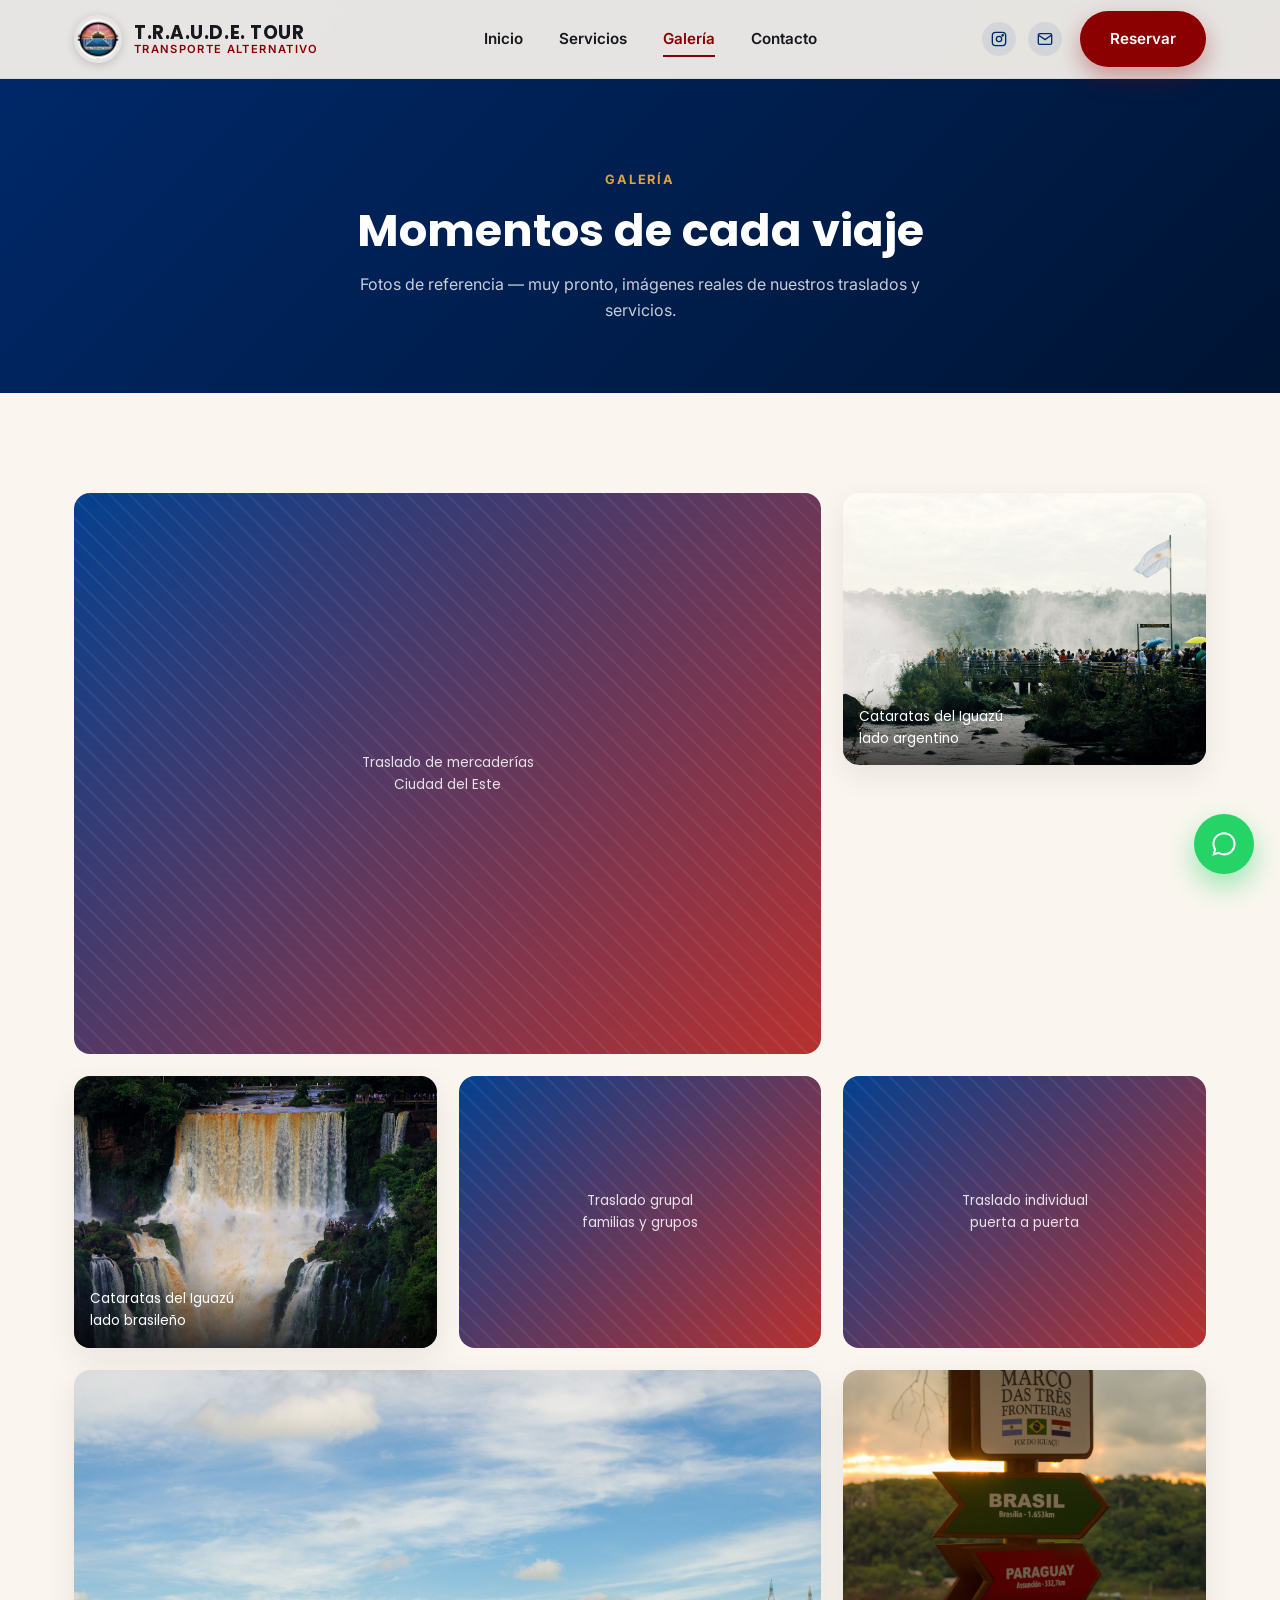
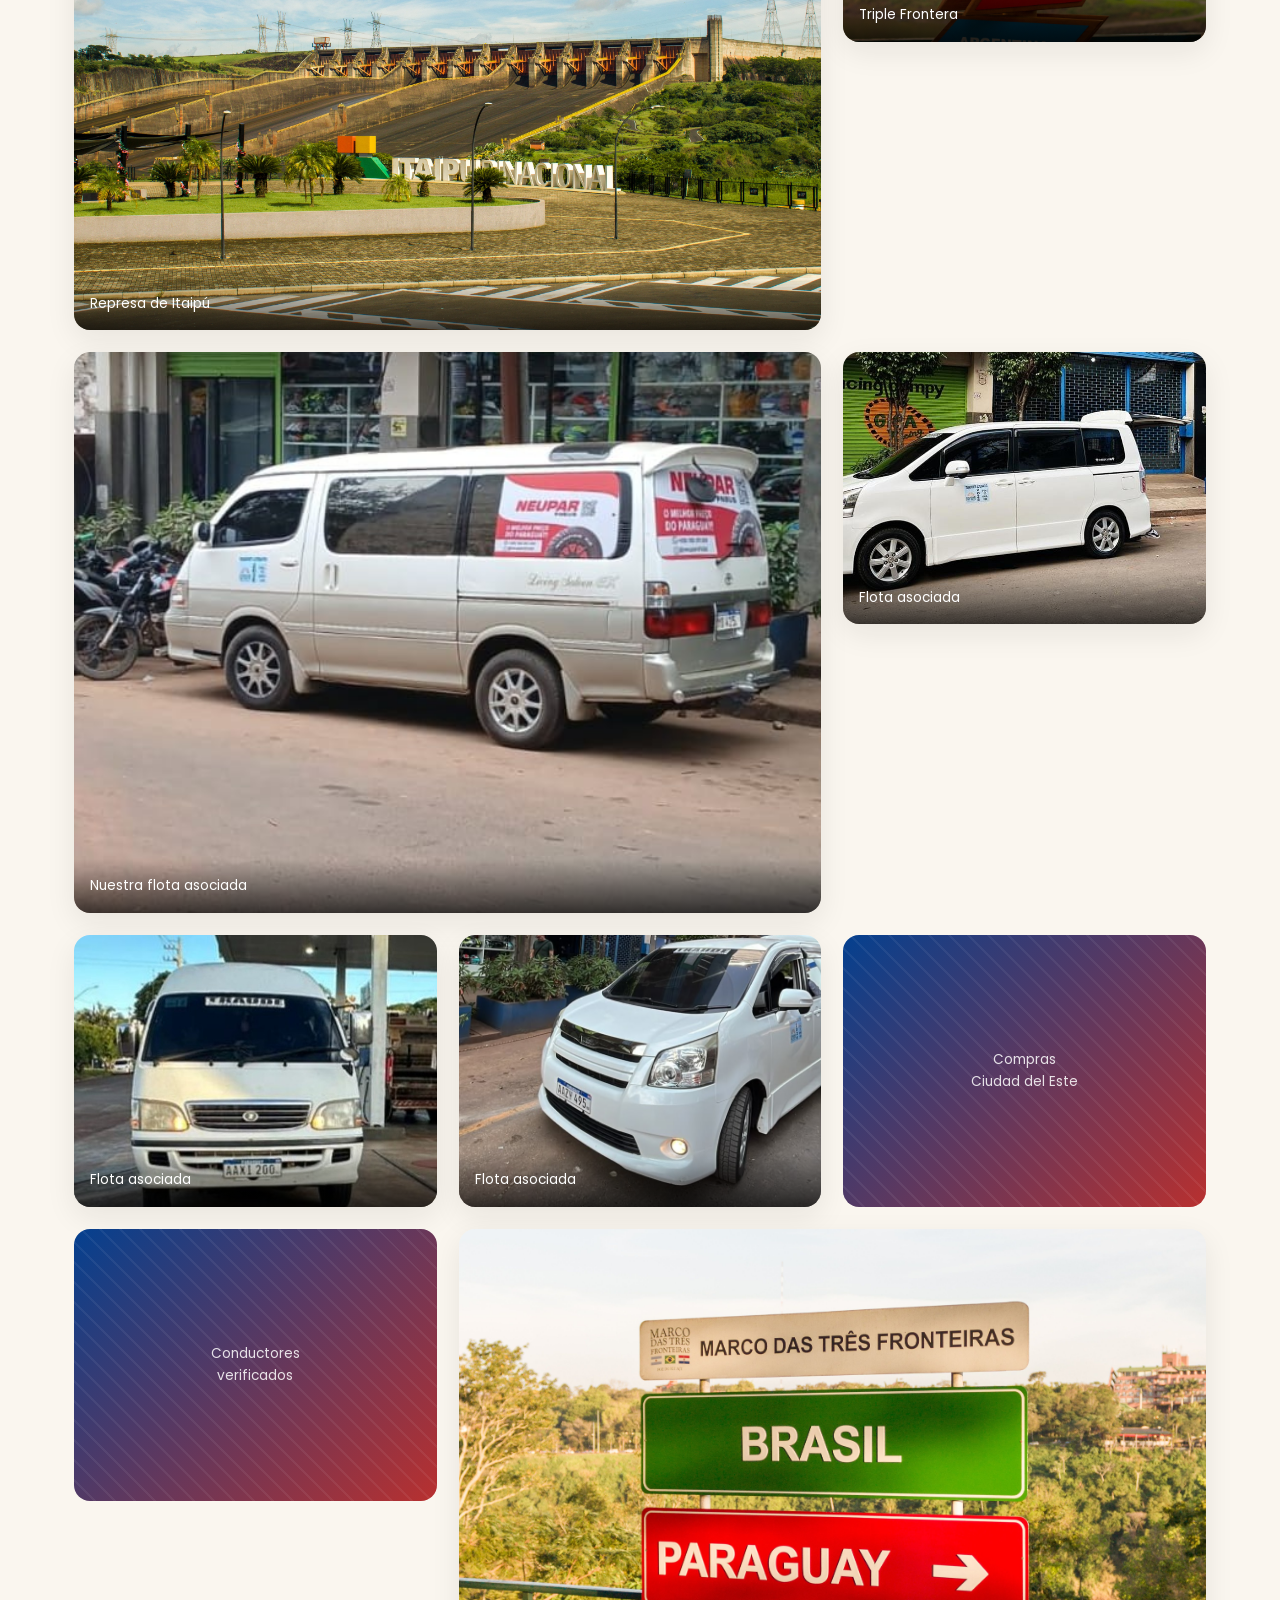
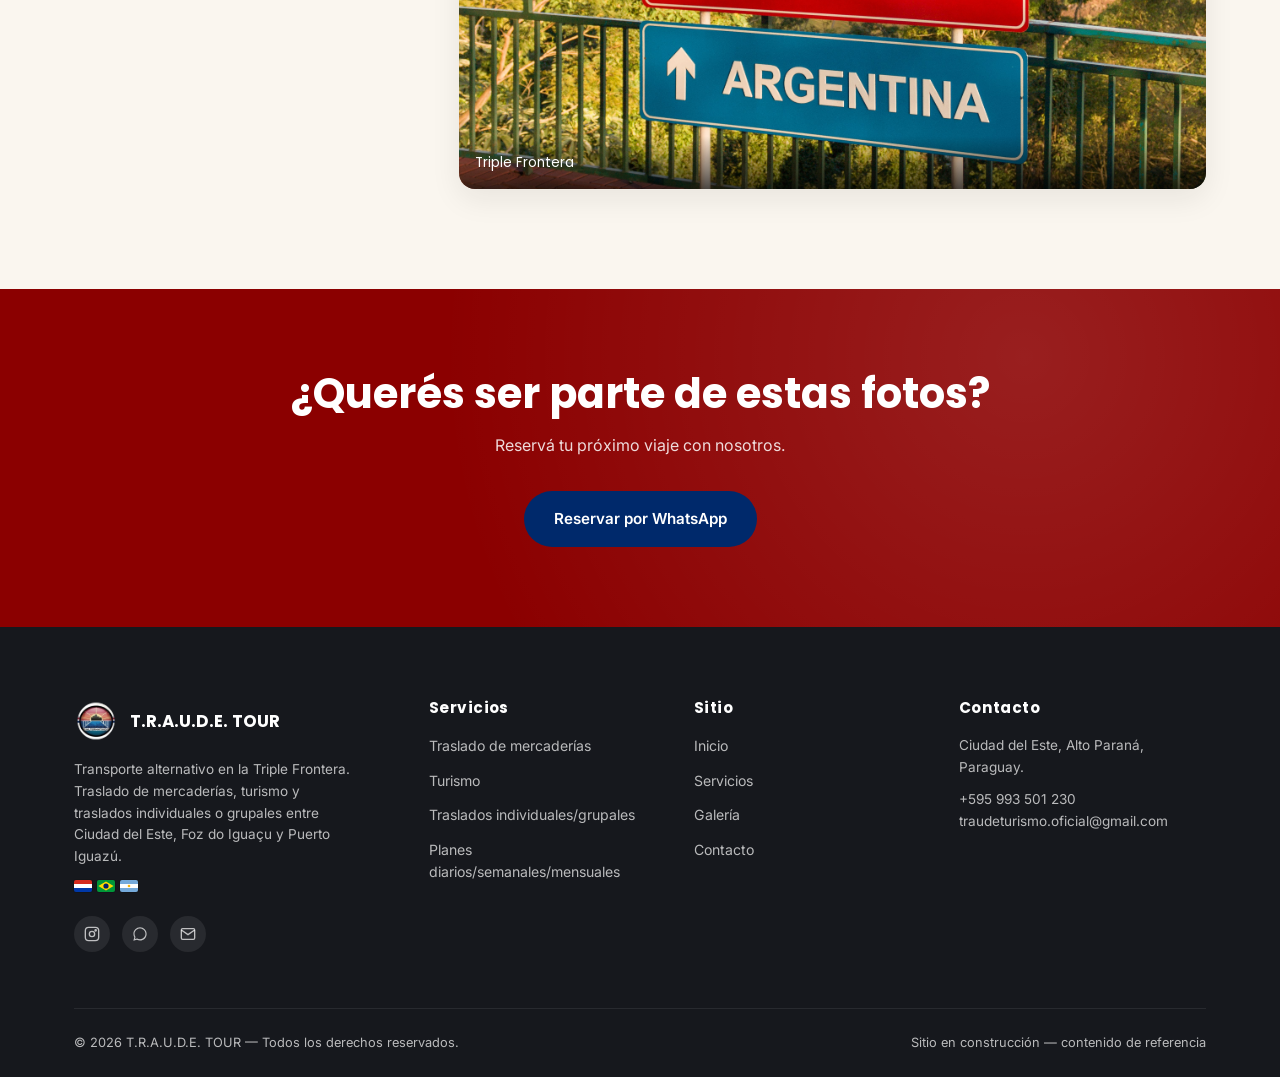
<file: galeria.html>
<!DOCTYPE html>
<html lang="es">
<head>
<meta charset="UTF-8" />
<meta name="viewport" content="width=device-width, initial-scale=1.0" />
<title>Galería — T.R.A.U.D.E. TOUR</title>
<meta name="description" content="Galería de fotos de T.R.A.U.D.E. TOUR, transporte alternativo en la Triple Frontera." />
<meta name="keywords" content="TRAUDE, TRAUDE TOUR, galería, fotos traslados Ciudad del Este, transporte alternativo, viajes Triple Frontera, flota asociada, tour Cataratas del Iguazú, tour Itaipú, tour Foz do Iguaçu, tour Puerto Iguazú, servicios de transporte" />
<meta property="og:type" content="website" />
<meta property="og:site_name" content="T.R.A.U.D.E. TOUR" />
<meta property="og:title" content="Galería — T.R.A.U.D.E. TOUR" />
<meta property="og:description" content="Fotos de referencia de nuestros traslados y servicios en la Triple Frontera." />
<meta property="og:image" content="assets/images/traude_banner.jpg" />
<meta property="og:locale" content="es_PY" />
<link rel="icon" type="image/png" href="assets/images/traude_logo.png" />
<link rel="preconnect" href="https://fonts.googleapis.com" />
<link rel="preconnect" href="https://fonts.gstatic.com" crossorigin />
<link href="https://fonts.googleapis.com/css2?family=Inter:wght@400;500;600;700&family=Poppins:wght@600;700;800&display=swap" rel="stylesheet" />
<link rel="stylesheet" href="css/style.css" />
</head>
<body>

<header class="encabezado">
  <div class="contenedor">
    <a href="index.html" class="marca">
      <img src="assets/images/traude_logo.png" alt="T.R.A.U.D.E. TOUR" />
      <div class="marca-texto">
        <strong>T.R.A.U.D.E. TOUR</strong>
        <span>Transporte Alternativo</span>
      </div>
    </a>

    <nav class="nav-principal">
      <a href="index.html">Inicio</a>
      <a href="servicios.html">Servicios</a>
      <a href="galeria.html" class="activo">Galería</a>
      <a href="contacto.html">Contacto</a>
    </nav>

    <div class="acciones-header">
      <div class="redes-header oculto-movil">
        <a href="https://instagram.com/traude.oficial" target="_blank" rel="noopener" aria-label="Instagram">
          <svg width="16" height="16" viewBox="0 0 24 24" fill="none" stroke="currentColor" stroke-width="2"><rect x="2" y="2" width="20" height="20" rx="5"/><circle cx="12" cy="12" r="4"/><circle cx="17.5" cy="6.5" r="1"/></svg>
        </a>
        <a href="mailto:traudeturismo.oficial@gmail.com" aria-label="Correo">
          <svg width="16" height="16" viewBox="0 0 24 24" fill="none" stroke="currentColor" stroke-width="2"><rect x="2" y="4" width="20" height="16" rx="2"/><path d="M2 6l10 7 10-7"/></svg>
        </a>
      </div>
      <a href="https://wa.me/595993501230?text=Hola%2C%20quiero%20reservar%20un%20traslado" target="_blank" rel="noopener" class="boton boton-primario">
        Reservar
      </a>
      <button class="boton-menu" aria-label="Abrir menú">
        <span></span><span></span><span></span>
      </button>
    </div>
  </div>
</header>

<div class="encabezado-pagina">
  <div class="contenedor">
    <span class="etiqueta-seccion">Galería</span>
    <h1>Momentos de cada viaje</h1>
    <p>Fotos de referencia — muy pronto, imágenes reales de nuestros traslados y servicios.</p>
  </div>
</div>

<section class="seccion">
  <div class="contenedor">
    <div class="grid-galeria aparecer">
      <div class="foto-placeholder grande">
        <span>Traslado de mercaderías<br>Ciudad del Este</span>
      </div>
      <div class="foto-real">
        <img src="assets/images/cataratasargentina.jpg" alt="Cataratas del Iguazú, lado argentino" loading="lazy" />
        <span class="foto-real-caption">Cataratas del Iguazú<br>lado argentino</span>
      </div>
      <div class="foto-real">
        <img src="assets/images/cataratasiguazu.jpg" alt="Cataratas del Iguazú, lado brasileño" loading="lazy" />
        <span class="foto-real-caption">Cataratas del Iguazú<br>lado brasileño</span>
      </div>
      <div class="foto-placeholder">
        <span>Traslado grupal<br>familias y grupos</span>
      </div>
      <div class="foto-placeholder">
        <span>Traslado individual<br>puerta a puerta</span>
      </div>
      <div class="foto-real grande">
        <img src="assets/images/itaipu.jpg" alt="Represa de Itaipú" loading="lazy" />
        <span class="foto-real-caption">Represa de Itaipú</span>
      </div>
      <div class="foto-real">
        <img src="assets/images/triplefrontera1.jpg" alt="Vista de la Triple Frontera" loading="lazy" />
        <span class="foto-real-caption">Triple Frontera</span>
      </div>
      <div class="foto-real grande">
        <img src="assets/images/flota.jpeg" alt="Vehículo de la flota asociada de T.R.A.U.D.E. TOUR" loading="lazy" />
        <span class="foto-real-caption">Nuestra flota asociada</span>
      </div>
      <div class="foto-real">
        <img src="assets/images/flota1.jpeg" alt="Vehículo de la flota asociada de T.R.A.U.D.E. TOUR" loading="lazy" />
        <span class="foto-real-caption">Flota asociada</span>
      </div>
      <div class="foto-real">
        <img src="assets/images/flota2.jpeg" alt="Vehículo de la flota asociada de T.R.A.U.D.E. TOUR" loading="lazy" />
        <span class="foto-real-caption">Flota asociada</span>
      </div>
      <div class="foto-real">
        <img src="assets/images/flota3.jpeg" alt="Vehículo de la flota asociada de T.R.A.U.D.E. TOUR" loading="lazy" />
        <span class="foto-real-caption">Flota asociada</span>
      </div>
      <div class="foto-placeholder">
        <span>Compras<br>Ciudad del Este</span>
      </div>
      <div class="foto-placeholder">
        <span>Conductores<br>verificados</span>
      </div>
      <div class="foto-real grande">
        <img src="assets/images/triplefrontera2.jpg" alt="Cruce de la Triple Frontera" loading="lazy" />
        <span class="foto-real-caption">Triple Frontera</span>
      </div>
    </div>
  </div>
</section>

<section class="cta-banner">
  <div class="contenedor">
    <h2>¿Querés ser parte de estas fotos?</h2>
    <p>Reservá tu próximo viaje con nosotros.</p>
    <a href="https://wa.me/595993501230?text=Hola%2C%20quiero%20reservar%20un%20traslado" target="_blank" rel="noopener" class="boton boton-oscuro">
      Reservar por WhatsApp
    </a>
  </div>
</section>

<footer class="pie">
  <div class="contenedor">
    <div class="grid-pie">
      <div>
        <div class="pie-marca">
          <img src="assets/images/traude_logo.png" alt="T.R.A.U.D.E. TOUR" />
          <strong>T.R.A.U.D.E. TOUR</strong>
        </div>
        <p style="font-size:0.85rem; max-width: 280px;">Transporte alternativo en la Triple Frontera. Traslado de mercaderías, turismo y traslados individuales o grupales entre Ciudad del Este, Foz do Iguaçu y Puerto Iguazú.</p>
        <p style="font-size:1rem; margin: 4px 0 12px;"><span class="banderas"><svg width="18" height="12" viewBox="0 0 18 12" xmlns="http://www.w3.org/2000/svg" aria-label="Paraguay"><rect width="18" height="4" fill="#D52B1E"/><rect width="18" height="4" y="4" fill="#FFFFFF"/><rect width="18" height="4" y="8" fill="#0038A8"/></svg><svg width="18" height="12" viewBox="0 0 18 12" xmlns="http://www.w3.org/2000/svg" aria-label="Brasil"><rect width="18" height="12" fill="#009739"/><polygon points="9,1.4 16.6,6 9,10.6 1.4,6" fill="#FEDD00"/><circle cx="9" cy="6" r="2.6" fill="#012169"/></svg><svg width="18" height="12" viewBox="0 0 18 12" xmlns="http://www.w3.org/2000/svg" aria-label="Argentina"><rect width="18" height="4" fill="#75AADB"/><rect width="18" height="4" y="4" fill="#FFFFFF"/><rect width="18" height="4" y="8" fill="#75AADB"/><circle cx="9" cy="6" r="1.3" fill="#F6B40E"/></svg></span></p>
        <div class="pie-redes">
          <a href="https://instagram.com/traude.oficial" target="_blank" rel="noopener" aria-label="Instagram">
            <svg width="16" height="16" viewBox="0 0 24 24" fill="none" stroke="currentColor" stroke-width="2"><rect x="2" y="2" width="20" height="20" rx="5"/><circle cx="12" cy="12" r="4"/><circle cx="17.5" cy="6.5" r="1"/></svg>
          </a>
          <a href="https://wa.me/595993501230" target="_blank" rel="noopener" aria-label="WhatsApp">
            <svg width="16" height="16" viewBox="0 0 24 24" fill="currentColor"><path d="M12.04 2C6.58 2 2.13 6.45 2.13 11.91c0 1.75.46 3.45 1.32 4.95L2 22l5.29-1.39a9.9 9.9 0 0 0 4.75 1.21h.01c5.46 0 9.9-4.45 9.9-9.91C21.96 6.45 17.51 2 12.04 2zm0 18.03h-.01a8.2 8.2 0 0 1-4.19-1.15l-.3-.18-3.14.82.84-3.06-.19-.31a8.16 8.16 0 0 1-1.26-4.35c0-4.52 3.68-8.19 8.2-8.19 2.19 0 4.25.85 5.8 2.4a8.14 8.14 0 0 1 2.4 5.8c0 4.52-3.68 8.2-8.15 8.2z"/></svg>
          </a>
          <a href="mailto:traudeturismo.oficial@gmail.com" aria-label="Correo">
            <svg width="16" height="16" viewBox="0 0 24 24" fill="none" stroke="currentColor" stroke-width="2"><rect x="2" y="4" width="20" height="16" rx="2"/><path d="M2 6l10 7 10-7"/></svg>
          </a>
        </div>
      </div>

      <div>
        <h4>Servicios</h4>
        <ul>
          <li><a href="https://wa.me/595993501230?text=Hola%2C%20quiero%20informaci%C3%B3n%20sobre%20Traslado%20de%20mercader%C3%ADas" target="_blank" rel="noopener">Traslado de mercaderías</a></li>
          <li><a href="https://wa.me/595993501230?text=Hola%2C%20quiero%20informaci%C3%B3n%20sobre%20Turismo" target="_blank" rel="noopener">Turismo</a></li>
          <li><a href="https://wa.me/595993501230?text=Hola%2C%20quiero%20informaci%C3%B3n%20sobre%20Traslados%20individuales%20o%20grupales" target="_blank" rel="noopener">Traslados individuales/grupales</a></li>
          <li><a href="https://wa.me/595993501230?text=Hola%2C%20quiero%20informaci%C3%B3n%20sobre%20planes%20diarios%2C%20semanales%20o%20mensuales" target="_blank" rel="noopener">Planes diarios/semanales/mensuales</a></li>
        </ul>
      </div>

      <div>
        <h4>Sitio</h4>
        <ul>
          <li><a href="index.html">Inicio</a></li>
          <li><a href="servicios.html">Servicios</a></li>
          <li><a href="galeria.html">Galería</a></li>
          <li><a href="contacto.html">Contacto</a></li>
        </ul>
      </div>

      <div>
        <h4>Contacto</h4>
        <p style="font-size:0.85rem; margin-bottom:10px;">Ciudad del Este, Alto Paraná, Paraguay.</p>
        <p style="font-size:0.85rem;">+595 993 501 230</p>
        <p style="font-size:0.85rem;">traudeturismo.oficial@gmail.com</p>
      </div>
    </div>

    <div class="pie-inferior">
      <span>© 2026 T.R.A.U.D.E. TOUR — Todos los derechos reservados.</span>
      <span>Sitio en construcción — contenido de referencia</span>
    </div>
  </div>
</footer>

<a href="https://wa.me/595993501230" target="_blank" rel="noopener" class="whatsapp-flotante" aria-label="WhatsApp">
  <svg width="28" height="28" viewBox="0 0 24 24" fill="currentColor"><path d="M12.04 2C6.58 2 2.13 6.45 2.13 11.91c0 1.75.46 3.45 1.32 4.95L2 22l5.29-1.39a9.9 9.9 0 0 0 4.75 1.21h.01c5.46 0 9.9-4.45 9.9-9.91C21.96 6.45 17.51 2 12.04 2zm0 18.03h-.01a8.2 8.2 0 0 1-4.19-1.15l-.3-.18-3.14.82.84-3.06-.19-.31a8.16 8.16 0 0 1-1.26-4.35c0-4.52 3.68-8.19 8.2-8.19 2.19 0 4.25.85 5.8 2.4a8.14 8.14 0 0 1 2.4 5.8c0 4.52-3.68 8.2-8.15 8.2z"/></svg>
</a>

<script src="js/main.js"></script>
</body>
</html>
</file>
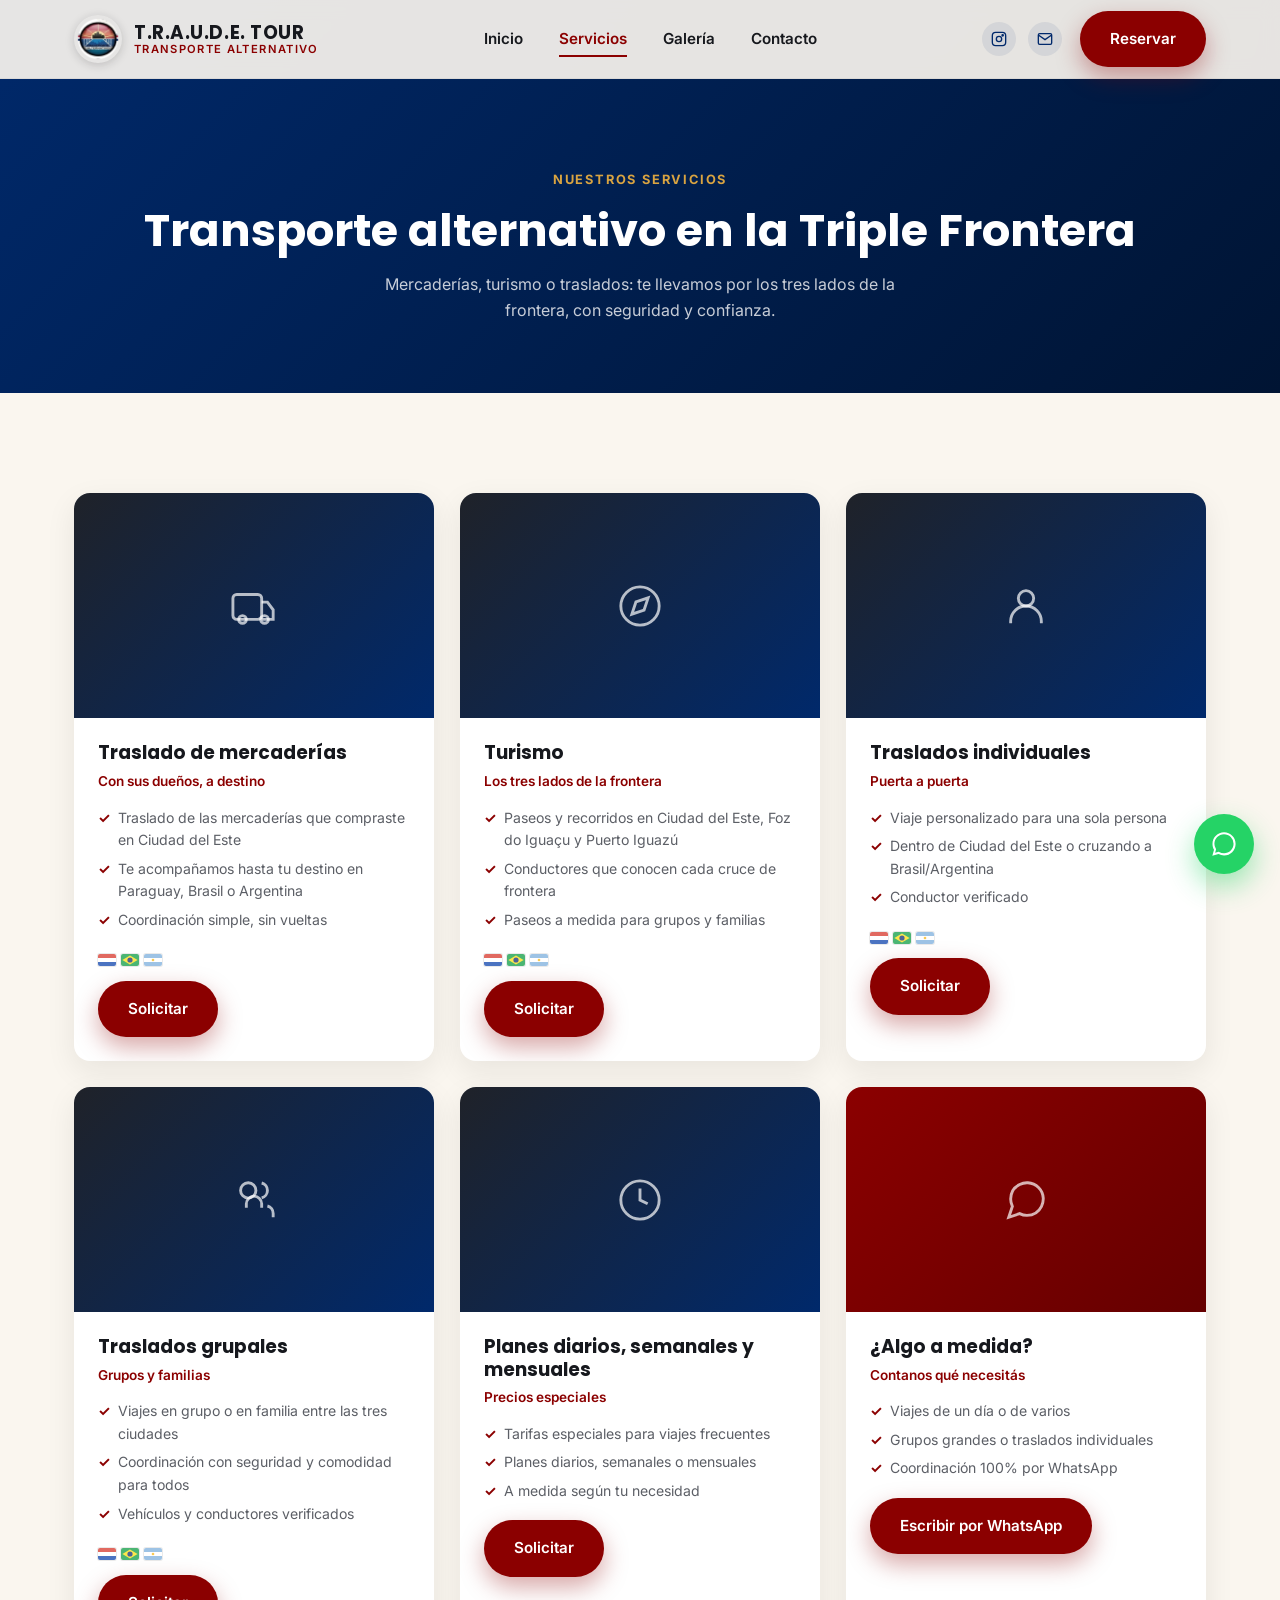
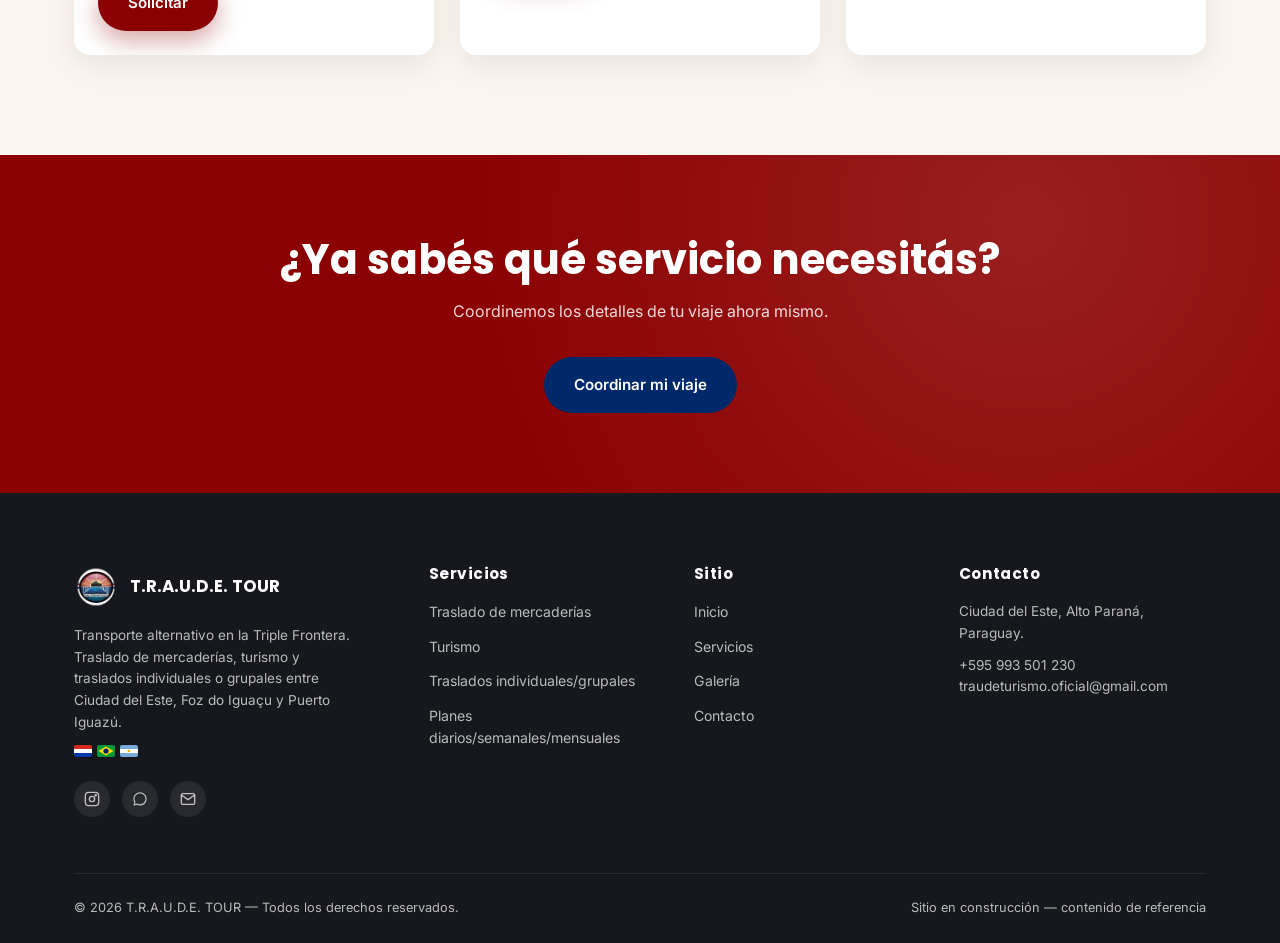
<file: servicios.html>
<!DOCTYPE html>
<html lang="es">
<head>
<meta charset="UTF-8" />
<meta name="viewport" content="width=device-width, initial-scale=1.0" />
<title>Servicios — T.R.A.U.D.E. TOUR</title>
<meta name="description" content="Traslado de mercaderías, turismo y traslados individuales o grupales entre Ciudad del Este, Foz do Iguaçu y Puerto Iguazú con T.R.A.U.D.E. TOUR." />
<meta name="keywords" content="TRAUDE, TRAUDE TOUR, servicios de transporte Ciudad del Este, viajes Triple Frontera, traslado de mercaderías, traslados individuales, traslados grupales, planes diarios semanales mensuales, transporte alternativo Paraguay, tour Foz do Iguaçu, tour Puerto Iguazú, tour Cataratas del Iguazú, tour Itaipú, turismo Triple Frontera" />
<meta property="og:type" content="website" />
<meta property="og:site_name" content="T.R.A.U.D.E. TOUR" />
<meta property="og:title" content="Servicios — T.R.A.U.D.E. TOUR" />
<meta property="og:description" content="Traslado de mercaderías, turismo y traslados individuales o grupales entre Ciudad del Este, Foz do Iguaçu y Puerto Iguazú." />
<meta property="og:image" content="assets/images/traude_banner.jpg" />
<meta property="og:locale" content="es_PY" />
<link rel="icon" type="image/png" href="assets/images/traude_logo.png" />
<link rel="preconnect" href="https://fonts.googleapis.com" />
<link rel="preconnect" href="https://fonts.gstatic.com" crossorigin />
<link href="https://fonts.googleapis.com/css2?family=Inter:wght@400;500;600;700&family=Poppins:wght@600;700;800&display=swap" rel="stylesheet" />
<link rel="stylesheet" href="css/style.css" />
</head>
<body>

<header class="encabezado">
  <div class="contenedor">
    <a href="index.html" class="marca">
      <img src="assets/images/traude_logo.png" alt="T.R.A.U.D.E. TOUR" />
      <div class="marca-texto">
        <strong>T.R.A.U.D.E. TOUR</strong>
        <span>Transporte Alternativo</span>
      </div>
    </a>

    <nav class="nav-principal">
      <a href="index.html">Inicio</a>
      <a href="servicios.html" class="activo">Servicios</a>
      <a href="galeria.html">Galería</a>
      <a href="contacto.html">Contacto</a>
    </nav>

    <div class="acciones-header">
      <div class="redes-header oculto-movil">
        <a href="https://instagram.com/traude.oficial" target="_blank" rel="noopener" aria-label="Instagram">
          <svg width="16" height="16" viewBox="0 0 24 24" fill="none" stroke="currentColor" stroke-width="2"><rect x="2" y="2" width="20" height="20" rx="5"/><circle cx="12" cy="12" r="4"/><circle cx="17.5" cy="6.5" r="1"/></svg>
        </a>
        <a href="mailto:traudeturismo.oficial@gmail.com" aria-label="Correo">
          <svg width="16" height="16" viewBox="0 0 24 24" fill="none" stroke="currentColor" stroke-width="2"><rect x="2" y="4" width="20" height="16" rx="2"/><path d="M2 6l10 7 10-7"/></svg>
        </a>
      </div>
      <a href="https://wa.me/595993501230?text=Hola%2C%20quiero%20reservar%20un%20traslado" target="_blank" rel="noopener" class="boton boton-primario">
        Reservar
      </a>
      <button class="boton-menu" aria-label="Abrir menú">
        <span></span><span></span><span></span>
      </button>
    </div>
  </div>
</header>

<div class="encabezado-pagina">
  <div class="contenedor">
    <span class="etiqueta-seccion">Nuestros servicios</span>
    <h1>Transporte alternativo en la Triple Frontera</h1>
    <p>Mercaderías, turismo o traslados: te llevamos por los tres lados de la frontera, con seguridad y confianza.</p>
  </div>
</div>

<section class="seccion">
  <div class="contenedor">
    <div class="grid-flota aparecer">

      <div class="vehiculo-card">
        <div class="vehiculo-imagen">
          <svg width="46" height="46" viewBox="0 0 24 24" fill="none" stroke="currentColor" stroke-width="1.5"><rect x="1" y="6" width="15" height="13" rx="2"/><path d="M16 10h3l3 4v5h-6"/><circle cx="6" cy="19" r="2"/><circle cx="17.5" cy="19" r="2"/></svg>
        </div>
        <div class="vehiculo-info">
          <h3>Traslado de mercaderías</h3>
          <p class="modelos">Con sus dueños, a destino</p>
          <ul>
            <li>Traslado de las mercaderías que compraste en Ciudad del Este</li>
            <li>Te acompañamos hasta tu destino en Paraguay, Brasil o Argentina</li>
            <li>Coordinación simple, sin vueltas</li>
          </ul>
          <p style="font-size:0.85rem; opacity:0.7; margin-bottom:10px;"><span class="banderas"><svg width="18" height="12" viewBox="0 0 18 12" xmlns="http://www.w3.org/2000/svg" aria-label="Paraguay"><rect width="18" height="4" fill="#D52B1E"/><rect width="18" height="4" y="4" fill="#FFFFFF"/><rect width="18" height="4" y="8" fill="#0038A8"/></svg><svg width="18" height="12" viewBox="0 0 18 12" xmlns="http://www.w3.org/2000/svg" aria-label="Brasil"><rect width="18" height="12" fill="#009739"/><polygon points="9,1.4 16.6,6 9,10.6 1.4,6" fill="#FEDD00"/><circle cx="9" cy="6" r="2.6" fill="#012169"/></svg><svg width="18" height="12" viewBox="0 0 18 12" xmlns="http://www.w3.org/2000/svg" aria-label="Argentina"><rect width="18" height="4" fill="#75AADB"/><rect width="18" height="4" y="4" fill="#FFFFFF"/><rect width="18" height="4" y="8" fill="#75AADB"/><circle cx="9" cy="6" r="1.3" fill="#F6B40E"/></svg></span></p>
          <a href="https://wa.me/595993501230?text=Hola%2C%20quiero%20informaci%C3%B3n%20sobre%20Traslado%20de%20mercader%C3%ADas" target="_blank" rel="noopener" class="boton boton-primario">Solicitar</a>
        </div>
      </div>

      <div class="vehiculo-card">
        <div class="vehiculo-imagen">
          <svg width="46" height="46" viewBox="0 0 24 24" fill="none" stroke="currentColor" stroke-width="1.5"><circle cx="12" cy="12" r="10"/><polygon points="16.24 7.76 14.12 14.12 7.76 16.24 9.88 9.88 16.24 7.76"/></svg>
        </div>
        <div class="vehiculo-info">
          <h3>Turismo</h3>
          <p class="modelos">Los tres lados de la frontera</p>
          <ul>
            <li>Paseos y recorridos en Ciudad del Este, Foz do Iguaçu y Puerto Iguazú</li>
            <li>Conductores que conocen cada cruce de frontera</li>
            <li>Paseos a medida para grupos y familias</li>
          </ul>
          <p style="font-size:0.85rem; opacity:0.7; margin-bottom:10px;"><span class="banderas"><svg width="18" height="12" viewBox="0 0 18 12" xmlns="http://www.w3.org/2000/svg" aria-label="Paraguay"><rect width="18" height="4" fill="#D52B1E"/><rect width="18" height="4" y="4" fill="#FFFFFF"/><rect width="18" height="4" y="8" fill="#0038A8"/></svg><svg width="18" height="12" viewBox="0 0 18 12" xmlns="http://www.w3.org/2000/svg" aria-label="Brasil"><rect width="18" height="12" fill="#009739"/><polygon points="9,1.4 16.6,6 9,10.6 1.4,6" fill="#FEDD00"/><circle cx="9" cy="6" r="2.6" fill="#012169"/></svg><svg width="18" height="12" viewBox="0 0 18 12" xmlns="http://www.w3.org/2000/svg" aria-label="Argentina"><rect width="18" height="4" fill="#75AADB"/><rect width="18" height="4" y="4" fill="#FFFFFF"/><rect width="18" height="4" y="8" fill="#75AADB"/><circle cx="9" cy="6" r="1.3" fill="#F6B40E"/></svg></span></p>
          <a href="https://wa.me/595993501230?text=Hola%2C%20quiero%20informaci%C3%B3n%20sobre%20Turismo" target="_blank" rel="noopener" class="boton boton-primario">Solicitar</a>
        </div>
      </div>

      <div class="vehiculo-card">
        <div class="vehiculo-imagen">
          <svg width="46" height="46" viewBox="0 0 24 24" fill="none" stroke="currentColor" stroke-width="1.5"><circle cx="12" cy="8" r="4"/><path d="M4 21v-1a8 8 0 0 1 16 0v1"/></svg>
        </div>
        <div class="vehiculo-info">
          <h3>Traslados individuales</h3>
          <p class="modelos">Puerta a puerta</p>
          <ul>
            <li>Viaje personalizado para una sola persona</li>
            <li>Dentro de Ciudad del Este o cruzando a Brasil/Argentina</li>
            <li>Conductor verificado</li>
          </ul>
          <p style="font-size:0.85rem; opacity:0.7; margin-bottom:10px;"><span class="banderas"><svg width="18" height="12" viewBox="0 0 18 12" xmlns="http://www.w3.org/2000/svg" aria-label="Paraguay"><rect width="18" height="4" fill="#D52B1E"/><rect width="18" height="4" y="4" fill="#FFFFFF"/><rect width="18" height="4" y="8" fill="#0038A8"/></svg><svg width="18" height="12" viewBox="0 0 18 12" xmlns="http://www.w3.org/2000/svg" aria-label="Brasil"><rect width="18" height="12" fill="#009739"/><polygon points="9,1.4 16.6,6 9,10.6 1.4,6" fill="#FEDD00"/><circle cx="9" cy="6" r="2.6" fill="#012169"/></svg><svg width="18" height="12" viewBox="0 0 18 12" xmlns="http://www.w3.org/2000/svg" aria-label="Argentina"><rect width="18" height="4" fill="#75AADB"/><rect width="18" height="4" y="4" fill="#FFFFFF"/><rect width="18" height="4" y="8" fill="#75AADB"/><circle cx="9" cy="6" r="1.3" fill="#F6B40E"/></svg></span></p>
          <a href="https://wa.me/595993501230?text=Hola%2C%20quiero%20informaci%C3%B3n%20sobre%20Traslados%20individuales" target="_blank" rel="noopener" class="boton boton-primario">Solicitar</a>
        </div>
      </div>

      <div class="vehiculo-card">
        <div class="vehiculo-imagen">
          <svg width="46" height="46" viewBox="0 0 24 24" fill="none" stroke="currentColor" stroke-width="1.5"><path d="M16 16v-2a4 4 0 0 0-8 0v2"/><circle cx="9" cy="7" r="4"/><path d="M22 21v-2a4 4 0 0 0-3-3.87"/><path d="M16 3.13a4 4 0 0 1 0 7.75"/></svg>
        </div>
        <div class="vehiculo-info">
          <h3>Traslados grupales</h3>
          <p class="modelos">Grupos y familias</p>
          <ul>
            <li>Viajes en grupo o en familia entre las tres ciudades</li>
            <li>Coordinación con seguridad y comodidad para todos</li>
            <li>Vehículos y conductores verificados</li>
          </ul>
          <p style="font-size:0.85rem; opacity:0.7; margin-bottom:10px;"><span class="banderas"><svg width="18" height="12" viewBox="0 0 18 12" xmlns="http://www.w3.org/2000/svg" aria-label="Paraguay"><rect width="18" height="4" fill="#D52B1E"/><rect width="18" height="4" y="4" fill="#FFFFFF"/><rect width="18" height="4" y="8" fill="#0038A8"/></svg><svg width="18" height="12" viewBox="0 0 18 12" xmlns="http://www.w3.org/2000/svg" aria-label="Brasil"><rect width="18" height="12" fill="#009739"/><polygon points="9,1.4 16.6,6 9,10.6 1.4,6" fill="#FEDD00"/><circle cx="9" cy="6" r="2.6" fill="#012169"/></svg><svg width="18" height="12" viewBox="0 0 18 12" xmlns="http://www.w3.org/2000/svg" aria-label="Argentina"><rect width="18" height="4" fill="#75AADB"/><rect width="18" height="4" y="4" fill="#FFFFFF"/><rect width="18" height="4" y="8" fill="#75AADB"/><circle cx="9" cy="6" r="1.3" fill="#F6B40E"/></svg></span></p>
          <a href="https://wa.me/595993501230?text=Hola%2C%20quiero%20informaci%C3%B3n%20sobre%20Traslados%20grupales" target="_blank" rel="noopener" class="boton boton-primario">Solicitar</a>
        </div>
      </div>

      <div class="vehiculo-card">
        <div class="vehiculo-imagen">
          <svg width="46" height="46" viewBox="0 0 24 24" fill="none" stroke="currentColor" stroke-width="1.5"><circle cx="12" cy="12" r="10"/><polyline points="12 6 12 12 16 14"/></svg>
        </div>
        <div class="vehiculo-info">
          <h3>Planes diarios, semanales y mensuales</h3>
          <p class="modelos">Precios especiales</p>
          <ul>
            <li>Tarifas especiales para viajes frecuentes</li>
            <li>Planes diarios, semanales o mensuales</li>
            <li>A medida según tu necesidad</li>
          </ul>
          <a href="https://wa.me/595993501230?text=Hola%2C%20quiero%20informaci%C3%B3n%20sobre%20planes%20diarios%2C%20semanales%20o%20mensuales" target="_blank" rel="noopener" class="boton boton-primario">Solicitar</a>
        </div>
      </div>

      <div class="vehiculo-card">
        <div class="vehiculo-imagen" style="background: linear-gradient(135deg, var(--rojo), var(--rojo-oscuro));">
          <svg width="46" height="46" viewBox="0 0 24 24" fill="none" stroke="currentColor" stroke-width="1.5"><path d="M21 11.5a8.38 8.38 0 0 1-.9 3.8 8.5 8.5 0 0 1-7.6 4.7 8.38 8.38 0 0 1-3.8-.9L3 21l1.9-5.7a8.38 8.38 0 0 1-.9-3.8 8.5 8.5 0 0 1 4.7-7.6 8.38 8.38 0 0 1 3.8-.9h.5a8.48 8.48 0 0 1 8 8v.5z"/></svg>
        </div>
        <div class="vehiculo-info">
          <h3>¿Algo a medida?</h3>
          <p class="modelos">Contanos qué necesitás</p>
          <ul>
            <li>Viajes de un día o de varios</li>
            <li>Grupos grandes o traslados individuales</li>
            <li>Coordinación 100% por WhatsApp</li>
          </ul>
          <a href="https://wa.me/595993501230" target="_blank" rel="noopener" class="boton boton-primario">Escribir por WhatsApp</a>
        </div>
      </div>

    </div>
  </div>
</section>

<section class="cta-banner">
  <div class="contenedor">
    <h2>¿Ya sabés qué servicio necesitás?</h2>
    <p>Coordinemos los detalles de tu viaje ahora mismo.</p>
    <a href="https://wa.me/595993501230?text=Hola%2C%20quiero%20coordinar%20un%20viaje" target="_blank" rel="noopener" class="boton boton-oscuro">
      Coordinar mi viaje
    </a>
  </div>
</section>

<footer class="pie">
  <div class="contenedor">
    <div class="grid-pie">
      <div>
        <div class="pie-marca">
          <img src="assets/images/traude_logo.png" alt="T.R.A.U.D.E. TOUR" />
          <strong>T.R.A.U.D.E. TOUR</strong>
        </div>
        <p style="font-size:0.85rem; max-width: 280px;">Transporte alternativo en la Triple Frontera. Traslado de mercaderías, turismo y traslados individuales o grupales entre Ciudad del Este, Foz do Iguaçu y Puerto Iguazú.</p>
        <p style="font-size:1rem; margin: 4px 0 12px;"><span class="banderas"><svg width="18" height="12" viewBox="0 0 18 12" xmlns="http://www.w3.org/2000/svg" aria-label="Paraguay"><rect width="18" height="4" fill="#D52B1E"/><rect width="18" height="4" y="4" fill="#FFFFFF"/><rect width="18" height="4" y="8" fill="#0038A8"/></svg><svg width="18" height="12" viewBox="0 0 18 12" xmlns="http://www.w3.org/2000/svg" aria-label="Brasil"><rect width="18" height="12" fill="#009739"/><polygon points="9,1.4 16.6,6 9,10.6 1.4,6" fill="#FEDD00"/><circle cx="9" cy="6" r="2.6" fill="#012169"/></svg><svg width="18" height="12" viewBox="0 0 18 12" xmlns="http://www.w3.org/2000/svg" aria-label="Argentina"><rect width="18" height="4" fill="#75AADB"/><rect width="18" height="4" y="4" fill="#FFFFFF"/><rect width="18" height="4" y="8" fill="#75AADB"/><circle cx="9" cy="6" r="1.3" fill="#F6B40E"/></svg></span></p>
        <div class="pie-redes">
          <a href="https://instagram.com/traude.oficial" target="_blank" rel="noopener" aria-label="Instagram">
            <svg width="16" height="16" viewBox="0 0 24 24" fill="none" stroke="currentColor" stroke-width="2"><rect x="2" y="2" width="20" height="20" rx="5"/><circle cx="12" cy="12" r="4"/><circle cx="17.5" cy="6.5" r="1"/></svg>
          </a>
          <a href="https://wa.me/595993501230" target="_blank" rel="noopener" aria-label="WhatsApp">
            <svg width="16" height="16" viewBox="0 0 24 24" fill="currentColor"><path d="M12.04 2C6.58 2 2.13 6.45 2.13 11.91c0 1.75.46 3.45 1.32 4.95L2 22l5.29-1.39a9.9 9.9 0 0 0 4.75 1.21h.01c5.46 0 9.9-4.45 9.9-9.91C21.96 6.45 17.51 2 12.04 2zm0 18.03h-.01a8.2 8.2 0 0 1-4.19-1.15l-.3-.18-3.14.82.84-3.06-.19-.31a8.16 8.16 0 0 1-1.26-4.35c0-4.52 3.68-8.19 8.2-8.19 2.19 0 4.25.85 5.8 2.4a8.14 8.14 0 0 1 2.4 5.8c0 4.52-3.68 8.2-8.15 8.2z"/></svg>
          </a>
          <a href="mailto:traudeturismo.oficial@gmail.com" aria-label="Correo">
            <svg width="16" height="16" viewBox="0 0 24 24" fill="none" stroke="currentColor" stroke-width="2"><rect x="2" y="4" width="20" height="16" rx="2"/><path d="M2 6l10 7 10-7"/></svg>
          </a>
        </div>
      </div>

      <div>
        <h4>Servicios</h4>
        <ul>
          <li><a href="https://wa.me/595993501230?text=Hola%2C%20quiero%20informaci%C3%B3n%20sobre%20Traslado%20de%20mercader%C3%ADas" target="_blank" rel="noopener">Traslado de mercaderías</a></li>
          <li><a href="https://wa.me/595993501230?text=Hola%2C%20quiero%20informaci%C3%B3n%20sobre%20Turismo" target="_blank" rel="noopener">Turismo</a></li>
          <li><a href="https://wa.me/595993501230?text=Hola%2C%20quiero%20informaci%C3%B3n%20sobre%20Traslados%20individuales%20o%20grupales" target="_blank" rel="noopener">Traslados individuales/grupales</a></li>
          <li><a href="https://wa.me/595993501230?text=Hola%2C%20quiero%20informaci%C3%B3n%20sobre%20planes%20diarios%2C%20semanales%20o%20mensuales" target="_blank" rel="noopener">Planes diarios/semanales/mensuales</a></li>
        </ul>
      </div>

      <div>
        <h4>Sitio</h4>
        <ul>
          <li><a href="index.html">Inicio</a></li>
          <li><a href="servicios.html">Servicios</a></li>
          <li><a href="galeria.html">Galería</a></li>
          <li><a href="contacto.html">Contacto</a></li>
        </ul>
      </div>

      <div>
        <h4>Contacto</h4>
        <p style="font-size:0.85rem; margin-bottom:10px;">Ciudad del Este, Alto Paraná, Paraguay.</p>
        <p style="font-size:0.85rem;">+595 993 501 230</p>
        <p style="font-size:0.85rem;">traudeturismo.oficial@gmail.com</p>
      </div>
    </div>

    <div class="pie-inferior">
      <span>© 2026 T.R.A.U.D.E. TOUR — Todos los derechos reservados.</span>
      <span>Sitio en construcción — contenido de referencia</span>
    </div>
  </div>
</footer>

<a href="https://wa.me/595993501230" target="_blank" rel="noopener" class="whatsapp-flotante" aria-label="WhatsApp">
  <svg width="28" height="28" viewBox="0 0 24 24" fill="currentColor"><path d="M12.04 2C6.58 2 2.13 6.45 2.13 11.91c0 1.75.46 3.45 1.32 4.95L2 22l5.29-1.39a9.9 9.9 0 0 0 4.75 1.21h.01c5.46 0 9.9-4.45 9.9-9.91C21.96 6.45 17.51 2 12.04 2zm0 18.03h-.01a8.2 8.2 0 0 1-4.19-1.15l-.3-.18-3.14.82.84-3.06-.19-.31a8.16 8.16 0 0 1-1.26-4.35c0-4.52 3.68-8.19 8.2-8.19 2.19 0 4.25.85 5.8 2.4a8.14 8.14 0 0 1 2.4 5.8c0 4.52-3.68 8.2-8.15 8.2z"/></svg>
</a>

<script src="js/main.js"></script>
</body>
</html>
</file>
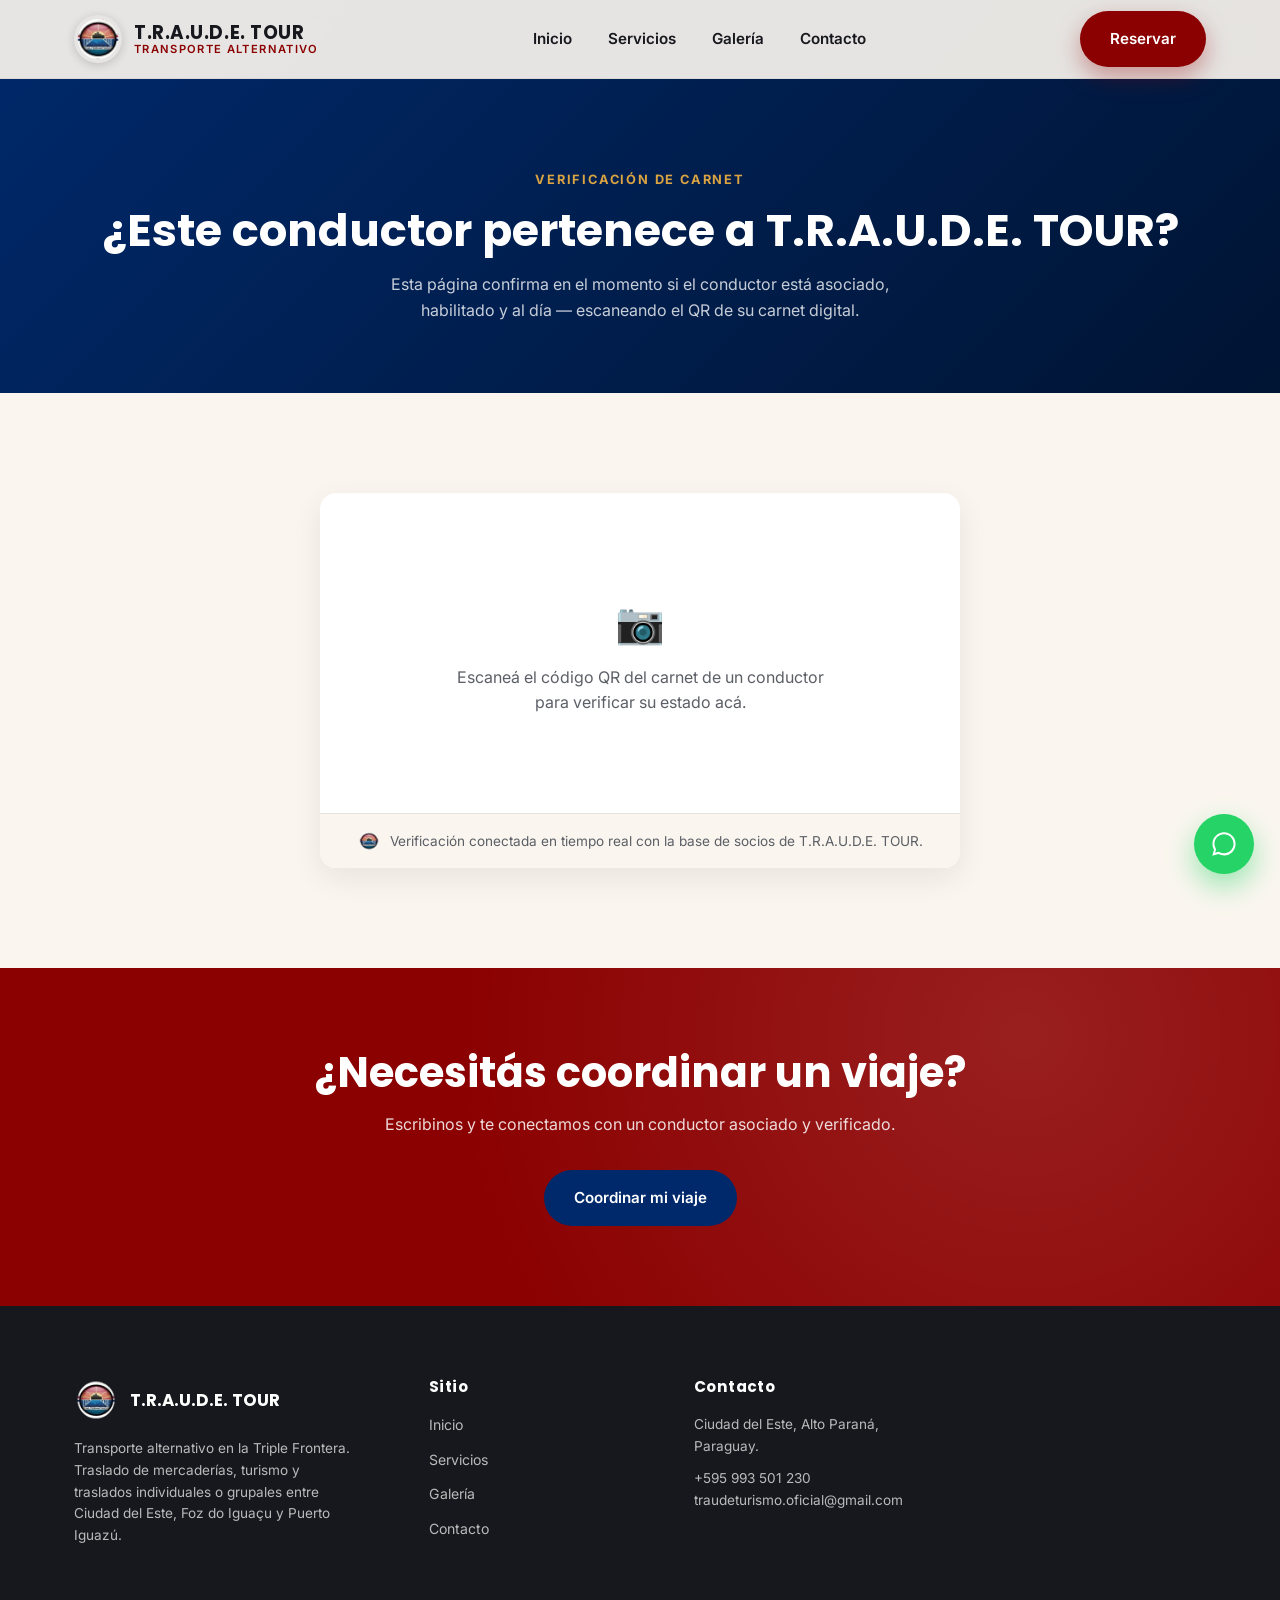
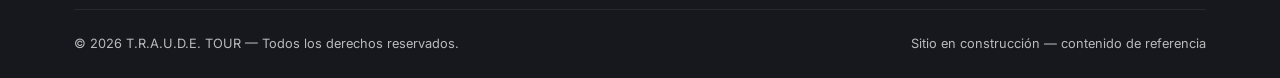
<file: verificar-carnet.html>
<!DOCTYPE html>
<html lang="es">
<head>
<meta charset="UTF-8" />
<meta name="viewport" content="width=device-width, initial-scale=1.0" />
<title>Verificación de carnet — T.R.A.U.D.E. TOUR</title>
<meta name="description" content="Verificá si un conductor pertenece a T.R.A.U.D.E. TOUR y está habilitado, escaneando el código QR de su carnet digital." />
<meta name="robots" content="noindex" />
<link rel="icon" type="image/png" href="assets/images/traude_logo.png" />
<link rel="preconnect" href="https://fonts.googleapis.com" />
<link rel="preconnect" href="https://fonts.gstatic.com" crossorigin />
<link href="https://fonts.googleapis.com/css2?family=Inter:wght@400;500;600;700&family=Poppins:wght@600;700;800&display=swap" rel="stylesheet" />
<link rel="stylesheet" href="css/style.css" />
<!--
  Página de verificación del carnet digital (destino del código QR del carnet).

  Por qué existe así: la Edge Function de Supabase que arma el resultado real
  (verificar-carnet) vive en el dominio *.supabase.co, y ese dominio fuerza el
  Content-Type de las respuestas a text/plain sin importar lo que la función
  declare -- limitación conocida de la plataforma, sin arreglo salvo pagar por
  un dominio propio para las Edge Functions (github.com/orgs/supabase/discussions/35627).
  Como esta página SÍ se sirve con el Content-Type correcto (GitHub Pages),
  le pide los datos a la función por fetch() y los muestra dentro de un
  <iframe srcdoc="...">, que renderiza el HTML recibido sin importarle el
  header original de la función.

  TODO (pendiente, a propósito -- ver memoria del proyecto): el QR de la app
  Flutter (SupabaseConfig.urlVerificacionCarnet) todavía apunta a
  https://eliasgonzalez685.github.io/tapepy/verificar-carnet.html -- eso era
  momentáneo. Cuando Traude Web esté publicado (repo + GitHub Pages / dominio
  propio), hay que actualizar esa constante en el código Flutter para que
  apunte acá, a esta página con el diseño real de Traude.
-->
<style>
  .verificacion-envoltorio {
    max-width: 640px;
    margin: 0 auto;
    background: var(--blanco);
    border-radius: var(--radio);
    box-shadow: var(--sombra);
    overflow: hidden;
  }
  .verificacion-estado {
    display: flex;
    flex-direction: column;
    align-items: center;
    justify-content: center;
    text-align: center;
    padding: 60px 24px;
    color: var(--gris);
    min-height: 320px;
  }
  .verificacion-spinner {
    width: 34px;
    height: 34px;
    border-radius: 50%;
    border: 3px solid #e5e0d8;
    border-top-color: var(--rojo);
    animation: girar-spinner 0.8s linear infinite;
    margin-bottom: 16px;
  }
  @keyframes girar-spinner {
    to { transform: rotate(360deg); }
  }
  .verificacion-resultado {
    display: none;
    border: 0;
    width: 100%;
    height: 560px;
  }
  .verificacion-marca {
    display: flex;
    align-items: center;
    justify-content: center;
    gap: 10px;
    padding: 16px;
    background: var(--crema);
    border-top: 1px solid rgba(22, 24, 29, 0.08);
    font-size: 0.85rem;
    color: var(--gris);
  }
  .verificacion-marca img {
    width: 22px;
    height: 22px;
    border-radius: 50%;
  }
</style>
</head>
<body>

<header class="encabezado">
  <div class="contenedor">
    <a href="index.html" class="marca">
      <img src="assets/images/traude_logo.png" alt="T.R.A.U.D.E. TOUR" />
      <div class="marca-texto">
        <strong>T.R.A.U.D.E. TOUR</strong>
        <span>Transporte Alternativo</span>
      </div>
    </a>

    <nav class="nav-principal">
      <a href="index.html">Inicio</a>
      <a href="servicios.html">Servicios</a>
      <a href="galeria.html">Galería</a>
      <a href="contacto.html">Contacto</a>
    </nav>

    <div class="acciones-header">
      <a href="https://wa.me/595993501230?text=Hola%2C%20quiero%20reservar%20un%20traslado" target="_blank" rel="noopener" class="boton boton-primario">
        Reservar
      </a>
      <button class="boton-menu" aria-label="Abrir menú">
        <span></span><span></span><span></span>
      </button>
    </div>
  </div>
</header>

<div class="encabezado-pagina">
  <div class="contenedor">
    <span class="etiqueta-seccion">Verificación de carnet</span>
    <h1>¿Este conductor pertenece a T.R.A.U.D.E. TOUR?</h1>
    <p>Esta página confirma en el momento si el conductor está asociado, habilitado y al día — escaneando el QR de su carnet digital.</p>
  </div>
</div>

<section class="seccion">
  <div class="contenedor">
    <div class="verificacion-envoltorio aparecer">
      <div id="verificacion-cargando" class="verificacion-estado">
        <div class="verificacion-spinner"></div>
        <div>Verificando carnet…</div>
      </div>
      <iframe id="verificacion-resultado" class="verificacion-resultado" title="Resultado de verificación"></iframe>
      <div class="verificacion-marca">
        <img src="assets/images/traude_logo.png" alt="" />
        <span>Verificación conectada en tiempo real con la base de socios de T.R.A.U.D.E. TOUR.</span>
      </div>
    </div>
  </div>
</section>

<section class="cta-banner">
  <div class="contenedor">
    <h2>¿Necesitás coordinar un viaje?</h2>
    <p>Escribinos y te conectamos con un conductor asociado y verificado.</p>
    <a href="https://wa.me/595993501230?text=Hola%2C%20quiero%20coordinar%20un%20viaje" target="_blank" rel="noopener" class="boton boton-oscuro">
      Coordinar mi viaje
    </a>
  </div>
</section>

<footer class="pie">
  <div class="contenedor">
    <div class="grid-pie">
      <div>
        <div class="pie-marca">
          <img src="assets/images/traude_logo.png" alt="T.R.A.U.D.E. TOUR" />
          <strong>T.R.A.U.D.E. TOUR</strong>
        </div>
        <p style="font-size:0.85rem; max-width: 280px;">Transporte alternativo en la Triple Frontera. Traslado de mercaderías, turismo y traslados individuales o grupales entre Ciudad del Este, Foz do Iguaçu y Puerto Iguazú.</p>
      </div>

      <div>
        <h4>Sitio</h4>
        <ul>
          <li><a href="index.html">Inicio</a></li>
          <li><a href="servicios.html">Servicios</a></li>
          <li><a href="galeria.html">Galería</a></li>
          <li><a href="contacto.html">Contacto</a></li>
        </ul>
      </div>

      <div>
        <h4>Contacto</h4>
        <p style="font-size:0.85rem; margin-bottom:10px;">Ciudad del Este, Alto Paraná, Paraguay.</p>
        <p style="font-size:0.85rem;">+595 993 501 230</p>
        <p style="font-size:0.85rem;">traudeturismo.oficial@gmail.com</p>
      </div>
    </div>

    <div class="pie-inferior">
      <span>© 2026 T.R.A.U.D.E. TOUR — Todos los derechos reservados.</span>
      <span>Sitio en construcción — contenido de referencia</span>
    </div>
  </div>
</footer>

<a href="https://wa.me/595993501230" target="_blank" rel="noopener" class="whatsapp-flotante" aria-label="WhatsApp">
  <svg width="28" height="28" viewBox="0 0 24 24" fill="currentColor"><path d="M12.04 2C6.58 2 2.13 6.45 2.13 11.91c0 1.75.46 3.45 1.32 4.95L2 22l5.29-1.39a9.9 9.9 0 0 0 4.75 1.21h.01c5.46 0 9.9-4.45 9.9-9.91C21.96 6.45 17.51 2 12.04 2zm0 18.03h-.01a8.2 8.2 0 0 1-4.19-1.15l-.3-.18-3.14.82.84-3.06-.19-.31a8.16 8.16 0 0 1-1.26-4.35c0-4.52 3.68-8.19 8.2-8.19 2.19 0 4.25.85 5.8 2.4a8.14 8.14 0 0 1 2.4 5.8c0 4.52-3.68 8.2-8.15 8.2z"/></svg>
</a>

<script src="js/main.js"></script>
<script>
  // Misma lógica que docs/verificar-carnet.html del repo de la app (tapepy):
  // le pide el resultado a la Edge Function y lo muestra en un iframe.
  (function () {
    var FUNCION_URL = 'https://rydpjayylntksqrwimmn.supabase.co/functions/v1/verificar-carnet';
    var cargando = document.getElementById('verificacion-cargando');
    var iframe = document.getElementById('verificacion-resultado');

    function mostrarError() {
      cargando.innerHTML =
        '<div style="font-size:40px;margin-bottom:10px;">⚠️</div>' +
        '<div>No se pudo verificar el carnet.<br>Revisá tu conexión e intentá de nuevo.</div>';
    }

    var params = new URLSearchParams(window.location.search);
    var token = params.get('token');

    if (!token) {
      cargando.innerHTML =
        '<div style="font-size:40px;margin-bottom:10px;">📷</div>' +
        '<div>Escaneá el código QR del carnet de un conductor<br>para verificar su estado acá.</div>';
    } else {
      fetch(FUNCION_URL + '?token=' + encodeURIComponent(token))
        .then(function (respuesta) {
          if (!respuesta.ok) throw new Error('respuesta no ok');
          return respuesta.text();
        })
        .then(function (html) {
          iframe.srcdoc = html;
          cargando.style.display = 'none';
          iframe.style.display = 'block';
        })
        .catch(mostrarError);
    }
  })();
</script>
</body>
</html>
</file>
<file: css/style.css>
/* =========================================================
   T.R.A.U.D.E. TOUR — sitio de promoción
   Paleta tomada del logo/banner reales de la asociación:
   rojo institucional, azul y blanco de la bandera paraguaya.
   ========================================================= */

:root {
  --rojo: #8b0000;
  --rojo-oscuro: #650000;
  --rojo-claro: #b8302f;
  --azul: #00296b;
  --azul-claro: #04408f;
  --dorado: #d9a441;
  --crema: #faf6ef;
  --crema-oscuro: #f1e9db;
  --oscuro: #16181d;
  --oscuro-2: #1f2229;
  --gris: #5c5f66;
  --gris-claro: #9297a1;
  --blanco: #ffffff;

  --fuente-titulo: "Poppins", "Segoe UI", sans-serif;
  --fuente-texto: "Inter", "Segoe UI", sans-serif;

  --sombra: 0 10px 30px rgba(22, 24, 29, 0.08);
  --sombra-fuerte: 0 20px 45px rgba(22, 24, 29, 0.18);
  --radio: 16px;
}

* {
  margin: 0;
  padding: 0;
  box-sizing: border-box;
}

html {
  scroll-behavior: smooth;
}

body {
  font-family: var(--fuente-texto);
  color: var(--oscuro);
  background: var(--crema);
  line-height: 1.6;
  overflow-x: hidden;
}

img {
  max-width: 100%;
  display: block;
}

a {
  text-decoration: none;
  color: inherit;
}

ul {
  list-style: none;
}

h1, h2, h3, h4 {
  font-family: var(--fuente-titulo);
  line-height: 1.2;
  font-weight: 700;
}

.contenedor {
  width: 100%;
  max-width: 1180px;
  margin: 0 auto;
  padding: 0 24px;
}

/* ---------- Botones ---------- */
.boton {
  display: inline-flex;
  align-items: center;
  gap: 10px;
  padding: 14px 28px;
  border-radius: 999px;
  font-weight: 600;
  font-size: 0.95rem;
  transition: all 0.25s ease;
  border: 2px solid transparent;
  cursor: pointer;
  white-space: nowrap;
}

.boton-primario {
  background: var(--rojo);
  color: var(--blanco);
  box-shadow: 0 10px 25px rgba(139, 0, 0, 0.35);
}

.boton-primario:hover {
  background: var(--rojo-oscuro);
  transform: translateY(-2px);
  box-shadow: 0 14px 30px rgba(139, 0, 0, 0.45);
}

.boton-secundario {
  background: transparent;
  color: var(--blanco);
  border-color: rgba(255, 255, 255, 0.5);
}

.boton-secundario:hover {
  background: rgba(255, 255, 255, 0.12);
  border-color: var(--blanco);
}

.boton-oscuro {
  background: var(--azul);
  color: var(--blanco);
}

.boton-oscuro:hover {
  background: var(--azul-claro);
  transform: translateY(-2px);
}

.boton-whatsapp {
  background: #25d366;
  color: var(--blanco);
}

.boton-whatsapp:hover {
  background: #1eb959;
  transform: translateY(-2px);
}

/* ---------- Encabezado ---------- */
.encabezado {
  position: fixed;
  top: 0;
  left: 0;
  right: 0;
  z-index: 200;
  background: rgba(250, 246, 239, 0.92);
  backdrop-filter: blur(10px);
  border-bottom: 1px solid rgba(22, 24, 29, 0.06);
  transition: box-shadow 0.25s ease;
}

.encabezado.con-sombra {
  box-shadow: 0 6px 24px rgba(22, 24, 29, 0.08);
}

.encabezado .contenedor {
  display: flex;
  align-items: center;
  justify-content: space-between;
  height: 78px;
}

.marca {
  display: flex;
  align-items: center;
  gap: 12px;
}

.marca img {
  height: 48px;
  width: 48px;
  border-radius: 50%;
  object-fit: cover;
  box-shadow: 0 2px 10px rgba(22, 24, 29, 0.18);
}

.marca-texto {
  display: flex;
  flex-direction: column;
  line-height: 1.1;
}

.marca-texto strong {
  font-family: var(--fuente-titulo);
  font-size: 1.15rem;
  letter-spacing: 0.03em;
  color: var(--oscuro);
}

.marca-texto span {
  font-size: 0.7rem;
  letter-spacing: 0.12em;
  color: var(--rojo);
  font-weight: 600;
  text-transform: uppercase;
}

.nav-principal {
  display: flex;
  align-items: center;
  gap: 36px;
}

.nav-principal a {
  font-weight: 600;
  font-size: 0.95rem;
  color: var(--oscuro);
  position: relative;
  padding: 6px 0;
}

.nav-principal a::after {
  content: "";
  position: absolute;
  left: 0;
  bottom: 0;
  height: 2px;
  width: 0;
  background: var(--rojo);
  transition: width 0.25s ease;
}

.nav-principal a:hover::after,
.nav-principal a.activo::after {
  width: 100%;
}

.nav-principal a.activo {
  color: var(--rojo);
}

.acciones-header {
  display: flex;
  align-items: center;
  gap: 18px;
}

.redes-header {
  display: flex;
  gap: 12px;
}

.redes-header a {
  width: 34px;
  height: 34px;
  border-radius: 50%;
  display: flex;
  align-items: center;
  justify-content: center;
  background: rgba(0, 41, 107, 0.08);
  color: var(--azul);
  transition: all 0.2s ease;
}

.redes-header a:hover {
  background: var(--azul);
  color: var(--blanco);
}

.boton-menu {
  display: none;
  flex-direction: column;
  gap: 5px;
  background: none;
  border: none;
  cursor: pointer;
  padding: 8px;
}

.boton-menu span {
  width: 26px;
  height: 2px;
  background: var(--oscuro);
  border-radius: 2px;
  transition: all 0.25s ease;
}

/* ---------- Hero ---------- */
.hero {
  position: relative;
  min-height: 92vh;
  display: flex;
  align-items: center;
  padding-top: 78px;
  background: radial-gradient(circle at 15% 20%, rgba(217, 164, 65, 0.25), transparent 45%),
    linear-gradient(135deg, var(--azul) 0%, #001433 55%, var(--oscuro) 100%);
  color: var(--blanco);
  overflow: hidden;
}

.hero::before {
  content: "";
  position: absolute;
  inset: 0;
  background-image: repeating-linear-gradient(
    115deg,
    rgba(255, 255, 255, 0.035) 0px,
    rgba(255, 255, 255, 0.035) 1px,
    transparent 1px,
    transparent 90px
  );
  pointer-events: none;
}

.hero-contenido {
  position: relative;
  z-index: 2;
  max-width: 680px;
}

.hero-etiqueta {
  display: inline-flex;
  align-items: center;
  gap: 8px;
  background: rgba(217, 164, 65, 0.16);
  border: 1px solid rgba(217, 164, 65, 0.4);
  color: var(--dorado);
  padding: 8px 18px;
  border-radius: 999px;
  font-size: 0.8rem;
  font-weight: 600;
  letter-spacing: 0.06em;
  text-transform: uppercase;
  margin-bottom: 24px;
}

.hero h1 {
  font-size: clamp(2.4rem, 5vw, 3.6rem);
  margin-bottom: 20px;
}

.hero h1 span {
  color: var(--dorado);
}

.hero p {
  font-size: 1.1rem;
  color: rgba(255, 255, 255, 0.82);
  max-width: 540px;
  margin-bottom: 34px;
}

.hero-botones {
  display: flex;
  gap: 16px;
  flex-wrap: wrap;
  margin-bottom: 56px;
}

.hero-skyline {
  position: absolute;
  bottom: 0;
  left: 0;
  right: 0;
  height: 140px;
  z-index: 1;
  opacity: 0.9;
}

/* ---------- Franja de confianza ---------- */
.franja-confianza {
  background: var(--oscuro);
  padding: 34px 0;
  position: relative;
  z-index: 2;
}

.franja-confianza .contenedor {
  display: grid;
  grid-template-columns: repeat(4, 1fr);
  gap: 24px;
  text-align: center;
}

.franja-item {
  color: var(--blanco);
}

.franja-item strong {
  display: block;
  font-family: var(--fuente-titulo);
  font-size: 1.6rem;
  color: var(--dorado);
  margin-bottom: 4px;
}

.franja-item span {
  font-size: 0.82rem;
  color: rgba(255, 255, 255, 0.72);
}

/* ---------- Secciones genéricas ---------- */
.seccion {
  padding: 100px 0;
}

.seccion-oscura {
  background: var(--oscuro);
  color: var(--blanco);
}

.etiqueta-seccion {
  color: var(--rojo);
  font-weight: 700;
  letter-spacing: 0.14em;
  text-transform: uppercase;
  font-size: 0.8rem;
  margin-bottom: 14px;
  display: block;
}

.seccion-oscura .etiqueta-seccion {
  color: var(--dorado);
}

.titulo-seccion {
  font-size: clamp(1.8rem, 3.4vw, 2.6rem);
  max-width: 640px;
  margin-bottom: 20px;
}

.texto-seccion {
  color: var(--gris);
  max-width: 620px;
  font-size: 1.02rem;
}

.seccion-oscura .texto-seccion {
  color: rgba(255, 255, 255, 0.75);
}

.encabezado-seccion {
  margin-bottom: 56px;
}

.encabezado-seccion.centrado {
  text-align: center;
  margin-left: auto;
  margin-right: auto;
}

.encabezado-seccion.centrado .titulo-seccion,
.encabezado-seccion.centrado .texto-seccion {
  margin-left: auto;
  margin-right: auto;
}

/* ---------- Sobre nosotros ---------- */
.grid-sobre {
  display: grid;
  grid-template-columns: 1.1fr 0.9fr;
  gap: 64px;
  align-items: center;
}

.sobre-cifras {
  display: grid;
  grid-template-columns: 1fr 1fr;
  gap: 20px;
  margin-top: 32px;
}

.cifra-card {
  background: var(--blanco);
  border-radius: var(--radio);
  padding: 26px 22px;
  box-shadow: var(--sombra);
  border-left: 4px solid var(--rojo);
}

.cifra-card strong {
  display: block;
  font-family: var(--fuente-titulo);
  font-size: 2rem;
  color: var(--azul);
}

.cifra-card span {
  color: var(--gris);
  font-size: 0.85rem;
}

.marco-imagen {
  position: relative;
  border-radius: 24px;
  overflow: hidden;
  box-shadow: var(--sombra-fuerte);
  border: 6px solid var(--blanco);
}

.marco-imagen img {
  width: 100%;
  height: 100%;
  object-fit: cover;
}

.marco-legal {
  position: absolute;
  bottom: -18px;
  left: -18px;
  background: var(--azul);
  color: var(--blanco);
  padding: 14px 20px;
  border-radius: 14px;
  font-size: 0.78rem;
  font-weight: 600;
  max-width: 240px;
  box-shadow: var(--sombra-fuerte);
}

/* ---------- Cobertura / Triple Frontera ---------- */
.cobertura {
  background: var(--crema-oscuro);
}

.mapa-paises {
  display: flex;
  justify-content: center;
  gap: 20px;
  flex-wrap: wrap;
  margin-top: 40px;
}

.pais-card {
  background: var(--blanco);
  border-radius: var(--radio);
  padding: 26px 30px;
  text-align: center;
  box-shadow: var(--sombra);
  min-width: 190px;
  transition: transform 0.25s ease;
}

.pais-card:hover {
  transform: translateY(-6px);
}

.pais-card .bandera {
  margin-bottom: 10px;
}

.pais-card .bandera svg {
  width: 52px;
  height: 36px;
  border-radius: 5px;
  box-shadow: 0 1px 4px rgba(0, 0, 0, 0.18);
}

/* Banderas como SVG (los emojis de bandera no se ven en Windows) */
.banderas {
  display: inline-flex;
  gap: 5px;
  align-items: center;
  vertical-align: middle;
}

.banderas svg {
  display: block;
  border-radius: 2px;
  box-shadow: 0 0 0 1px rgba(0, 0, 0, 0.12);
}

.pais-card strong {
  display: block;
  font-family: var(--fuente-titulo);
  margin-bottom: 4px;
}

.pais-card span {
  color: var(--gris);
  font-size: 0.82rem;
}

/* ---------- Servicios ---------- */
.grid-servicios {
  display: grid;
  grid-template-columns: repeat(3, 1fr);
  gap: 26px;
}

.servicio-card {
  background: var(--blanco);
  border-radius: var(--radio);
  padding: 34px 28px;
  box-shadow: var(--sombra);
  transition: transform 0.25s ease, box-shadow 0.25s ease;
  display: flex;
  flex-direction: column;
  gap: 14px;
}

.servicio-card:hover {
  transform: translateY(-8px);
  box-shadow: var(--sombra-fuerte);
}

.icono-servicio {
  width: 56px;
  height: 56px;
  border-radius: 50%;
  background: rgba(139, 0, 0, 0.1);
  color: var(--rojo);
  display: flex;
  align-items: center;
  justify-content: center;
  font-size: 1.5rem;
}

.servicio-card h3 {
  font-size: 1.15rem;
}

.servicio-card p {
  color: var(--gris);
  font-size: 0.92rem;
  flex-grow: 1;
}

.servicio-card .enlace-servicio {
  color: var(--rojo);
  font-weight: 600;
  font-size: 0.88rem;
  display: inline-flex;
  align-items: center;
  gap: 6px;
}

/* ---------- Confianza / carnet ---------- */
.confianza {
  background: linear-gradient(135deg, var(--azul) 0%, #001433 100%);
  color: var(--blanco);
  border-radius: 28px;
  padding: 60px;
  display: grid;
  grid-template-columns: 1fr auto;
  align-items: center;
  gap: 40px;
}

.confianza h2 {
  font-size: clamp(1.6rem, 3vw, 2.1rem);
  margin-bottom: 14px;
}

.confianza p {
  color: rgba(255, 255, 255, 0.78);
  max-width: 480px;
}

.confianza-sello {
  display: flex;
  align-items: center;
  gap: 14px;
  background: rgba(255, 255, 255, 0.08);
  border: 1px solid rgba(255, 255, 255, 0.18);
  padding: 14px 18px;
  border-radius: 14px;
  font-size: 0.85rem;
  margin-top: 20px;
  max-width: 460px;
}

/* ---------- CTA banner ---------- */
.cta-banner {
  background: var(--rojo);
  color: var(--blanco);
  text-align: center;
  padding: 80px 0;
  position: relative;
  overflow: hidden;
}

.cta-banner::before {
  content: "";
  position: absolute;
  inset: 0;
  background: radial-gradient(circle at 80% 20%, rgba(255, 255, 255, 0.12), transparent 55%);
}

.cta-banner h2 {
  font-size: clamp(1.8rem, 3.6vw, 2.6rem);
  margin-bottom: 14px;
  position: relative;
}

.cta-banner p {
  color: rgba(255, 255, 255, 0.85);
  max-width: 520px;
  margin: 0 auto 32px;
  position: relative;
}

.cta-banner .boton {
  position: relative;
}

/* ---------- Pie de página ---------- */
.pie {
  background: var(--oscuro);
  color: rgba(255, 255, 255, 0.7);
  padding: 72px 0 0;
}

.grid-pie {
  display: grid;
  grid-template-columns: 1.4fr 1fr 1fr 1.1fr;
  gap: 40px;
  padding-bottom: 56px;
  border-bottom: 1px solid rgba(255, 255, 255, 0.08);
}

.pie-marca {
  display: flex;
  align-items: center;
  gap: 12px;
  margin-bottom: 16px;
}

.pie-marca img {
  height: 44px;
  width: 44px;
  border-radius: 50%;
}

.pie-marca strong {
  color: var(--blanco);
  font-family: var(--fuente-titulo);
  font-size: 1.05rem;
}

.pie h4 {
  color: var(--blanco);
  font-size: 0.95rem;
  margin-bottom: 18px;
  letter-spacing: 0.03em;
}

.pie ul li {
  margin-bottom: 12px;
  font-size: 0.88rem;
}

.pie ul li a:hover {
  color: var(--dorado);
}

.pie-redes {
  display: flex;
  gap: 12px;
  margin-top: 18px;
}

.pie-redes a {
  width: 36px;
  height: 36px;
  border-radius: 50%;
  background: rgba(255, 255, 255, 0.08);
  display: flex;
  align-items: center;
  justify-content: center;
  transition: all 0.2s ease;
}

.pie-redes a:hover {
  background: var(--rojo);
  color: var(--blanco);
}

.pie-inferior {
  display: flex;
  justify-content: space-between;
  align-items: center;
  padding: 24px 0;
  font-size: 0.8rem;
  flex-wrap: wrap;
  gap: 10px;
}

/* ---------- WhatsApp flotante ---------- */
.whatsapp-flotante {
  position: fixed;
  bottom: 26px;
  right: 26px;
  width: 60px;
  height: 60px;
  border-radius: 50%;
  background: #25d366;
  color: var(--blanco);
  display: flex;
  align-items: center;
  justify-content: center;
  font-size: 1.6rem;
  box-shadow: 0 12px 28px rgba(37, 211, 102, 0.45);
  z-index: 300;
  animation: pulso 2.4s infinite;
}

@keyframes pulso {
  0% { box-shadow: 0 0 0 0 rgba(37, 211, 102, 0.55); }
  70% { box-shadow: 0 0 0 16px rgba(37, 211, 102, 0); }
  100% { box-shadow: 0 0 0 0 rgba(37, 211, 102, 0); }
}

/* ---------- Página interior: encabezado simple ---------- */
.encabezado-pagina {
  padding-top: 170px;
  padding-bottom: 70px;
  background: linear-gradient(135deg, var(--azul) 0%, #001433 100%);
  color: var(--blanco);
  text-align: center;
}

.encabezado-pagina .etiqueta-seccion {
  color: var(--dorado);
  justify-content: center;
  display: flex;
}

.encabezado-pagina h1 {
  font-size: clamp(2rem, 4vw, 2.8rem);
  margin-bottom: 14px;
}

.encabezado-pagina p {
  color: rgba(255, 255, 255, 0.78);
  max-width: 560px;
  margin: 0 auto;
}

/* ---------- Galería ---------- */
.grid-galeria {
  display: grid;
  grid-template-columns: repeat(3, 1fr);
  gap: 22px;
}

.foto-placeholder {
  aspect-ratio: 4 / 3;
  border-radius: var(--radio);
  background: linear-gradient(135deg, var(--azul-claro), var(--rojo-claro));
  display: flex;
  align-items: center;
  justify-content: center;
  color: rgba(255, 255, 255, 0.85);
  font-family: var(--fuente-titulo);
  font-size: 0.85rem;
  text-align: center;
  padding: 20px;
  position: relative;
  overflow: hidden;
}

.foto-placeholder::after {
  content: "";
  position: absolute;
  inset: 0;
  background-image: repeating-linear-gradient(
    45deg,
    rgba(255, 255, 255, 0.06) 0px,
    rgba(255, 255, 255, 0.06) 2px,
    transparent 2px,
    transparent 14px
  );
}

.foto-placeholder span {
  position: relative;
  z-index: 1;
}

.foto-placeholder.grande,
.foto-real.grande {
  grid-column: span 2;
}

/* Tarjetas con foto real (a diferencia de .foto-placeholder, que es un
   relleno de color mientras no hay foto real para ese lugar) */
.foto-real {
  position: relative;
  aspect-ratio: 4 / 3;
  border-radius: var(--radio);
  overflow: hidden;
  box-shadow: var(--sombra);
}

.foto-real img {
  width: 100%;
  height: 100%;
  object-fit: cover;
  display: block;
}

.foto-real .foto-real-caption {
  position: absolute;
  left: 0;
  right: 0;
  bottom: 0;
  padding: 16px;
  background: linear-gradient(to top, rgba(0, 0, 0, 0.7), rgba(0, 0, 0, 0));
  color: #fff;
  font-family: var(--fuente-titulo);
  font-size: 0.85rem;
  text-align: left;
}

/* ---------- Flota / catálogo de vehículos ---------- */
.grid-flota {
  display: grid;
  grid-template-columns: repeat(3, 1fr);
  gap: 26px;
}

.vehiculo-card {
  background: var(--blanco);
  border-radius: var(--radio);
  overflow: hidden;
  box-shadow: var(--sombra);
  transition: transform 0.25s ease;
}

.vehiculo-card:hover {
  transform: translateY(-6px);
}

.vehiculo-imagen {
  aspect-ratio: 16 / 10;
  background: linear-gradient(135deg, var(--oscuro-2), var(--azul));
  display: flex;
  align-items: center;
  justify-content: center;
  color: rgba(255, 255, 255, 0.7);
  font-size: 2.2rem;
}

.vehiculo-info {
  padding: 24px;
}

.vehiculo-info h3 {
  margin-bottom: 6px;
}

.vehiculo-info p.modelos {
  color: var(--rojo);
  font-size: 0.85rem;
  font-weight: 600;
  margin-bottom: 14px;
}

.vehiculo-info ul {
  margin-bottom: 18px;
}

.vehiculo-info ul li {
  font-size: 0.88rem;
  color: var(--gris);
  padding-left: 20px;
  position: relative;
  margin-bottom: 6px;
}

.vehiculo-info ul li::before {
  content: "✓";
  position: absolute;
  left: 0;
  color: var(--rojo);
  font-weight: 700;
}

/* ---------- Formulario de contacto ---------- */
.grid-contacto {
  display: grid;
  grid-template-columns: 1fr 0.85fr;
  gap: 50px;
}

.formulario {
  background: var(--blanco);
  border-radius: var(--radio);
  padding: 40px;
  box-shadow: var(--sombra);
}

.campo {
  margin-bottom: 20px;
}

.campo label {
  display: block;
  font-size: 0.85rem;
  font-weight: 600;
  margin-bottom: 8px;
  color: var(--oscuro);
}

.campo input,
.campo textarea {
  width: 100%;
  padding: 13px 16px;
  border: 1.5px solid #e2ddd0;
  border-radius: 10px;
  font-family: var(--fuente-texto);
  font-size: 0.95rem;
  background: var(--crema);
  transition: border-color 0.2s ease;
}

.campo input:focus,
.campo textarea:focus {
  outline: none;
  border-color: var(--rojo);
}

.campo textarea {
  resize: vertical;
  min-height: 120px;
}

.nota-formulario {
  font-size: 0.78rem;
  color: var(--gris-claro);
  margin-top: 14px;
}

.tarjeta-contacto {
  background: var(--oscuro);
  color: var(--blanco);
  border-radius: var(--radio);
  padding: 36px;
  height: fit-content;
}

.tarjeta-contacto h3 {
  margin-bottom: 22px;
}

.dato-contacto {
  display: flex;
  gap: 14px;
  margin-bottom: 22px;
  align-items: flex-start;
}

.dato-contacto .icono {
  width: 40px;
  height: 40px;
  border-radius: 50%;
  background: rgba(217, 164, 65, 0.16);
  color: var(--dorado);
  display: flex;
  align-items: center;
  justify-content: center;
  flex-shrink: 0;
}

.dato-contacto strong {
  display: block;
  font-size: 0.85rem;
  margin-bottom: 3px;
}

.dato-contacto span,
.dato-contacto a {
  font-size: 0.88rem;
  color: rgba(255, 255, 255, 0.72);
}

/* ---------- Animación de aparición ---------- */
.aparecer {
  opacity: 0;
  transform: translateY(28px);
  transition: opacity 0.7s ease, transform 0.7s ease;
}

.aparecer.visible {
  opacity: 1;
  transform: translateY(0);
}

/* =========================================================
   Responsive
   ========================================================= */
@media (max-width: 980px) {
  .grid-sobre,
  .grid-contacto {
    grid-template-columns: 1fr;
  }

  .grid-servicios,
  .grid-flota {
    grid-template-columns: repeat(2, 1fr);
  }

  .grid-galeria {
    grid-template-columns: repeat(2, 1fr);
  }

  .foto-placeholder.grande,
  .foto-real.grande {
    grid-column: span 2;
  }

  .grid-pie {
    grid-template-columns: 1fr 1fr;
  }

  .confianza {
    grid-template-columns: 1fr;
    padding: 40px;
  }
}

@media (max-width: 760px) {
  .nav-principal,
  .redes-header {
    display: none;
  }

  .boton-menu {
    display: flex;
  }

  .nav-principal.abierto {
    display: flex;
    flex-direction: column;
    position: absolute;
    top: 100%;
    left: 0;
    right: 0;
    background: var(--crema);
    padding: 24px;
    gap: 18px;
    box-shadow: var(--sombra);
    border-bottom: 1px solid rgba(22, 24, 29, 0.06);
  }

  /* Encabezado: más compacto y con margen para respirar en pantallas
     angostas -- antes el ícono de redes sociales quedaba forzado a
     mostrarse (bug de un style inline) y empujaba todo, incluido el
     botón de menú, fuera del ancho visible. */
  .encabezado .contenedor {
    height: auto;
    min-height: 66px;
    padding-top: 10px;
    padding-bottom: 10px;
    gap: 10px;
  }

  .marca {
    gap: 10px;
  }

  .marca img {
    height: 38px;
    width: 38px;
  }

  .marca-texto strong {
    font-size: 0.95rem;
  }

  .marca-texto span {
    font-size: 0.58rem;
    letter-spacing: 0.08em;
  }

  .acciones-header {
    gap: 8px;
  }

  .acciones-header .boton-primario {
    padding: 9px 16px;
    font-size: 0.8rem;
  }

  /* Hero: sin forzar casi toda la altura de pantalla (eso dejaba un
     salto largo y vacío antes de la franja de confianza) y botones
     apilados a todo el ancho, más fáciles de tocar. */
  .hero {
    min-height: auto;
    padding-top: 100px;
    padding-bottom: 60px;
  }

  .hero-etiqueta {
    margin-bottom: 18px;
    font-size: 0.72rem;
    padding: 7px 14px;
  }

  .hero h1 {
    margin-bottom: 16px;
  }

  .hero p {
    margin-bottom: 28px;
  }

  .hero-botones {
    flex-direction: column;
    align-items: stretch;
    gap: 12px;
    margin-bottom: 0;
  }

  .hero-botones .boton {
    justify-content: center;
    width: 100%;
  }

  .franja-confianza .contenedor {
    grid-template-columns: repeat(2, 1fr);
    gap: 28px;
  }

  .grid-servicios,
  .grid-flota,
  .grid-galeria {
    grid-template-columns: 1fr;
  }

  .foto-placeholder.grande,
  .foto-real.grande {
    grid-column: span 1;
  }

  .grid-pie {
    grid-template-columns: 1fr;
    text-align: left;
  }

  .sobre-cifras {
    grid-template-columns: 1fr;
  }

  .seccion {
    padding: 64px 0;
  }

  .hero {
    text-align: left;
  }

  .marco-legal {
    position: static;
    margin-top: 16px;
  }
}
</file>
